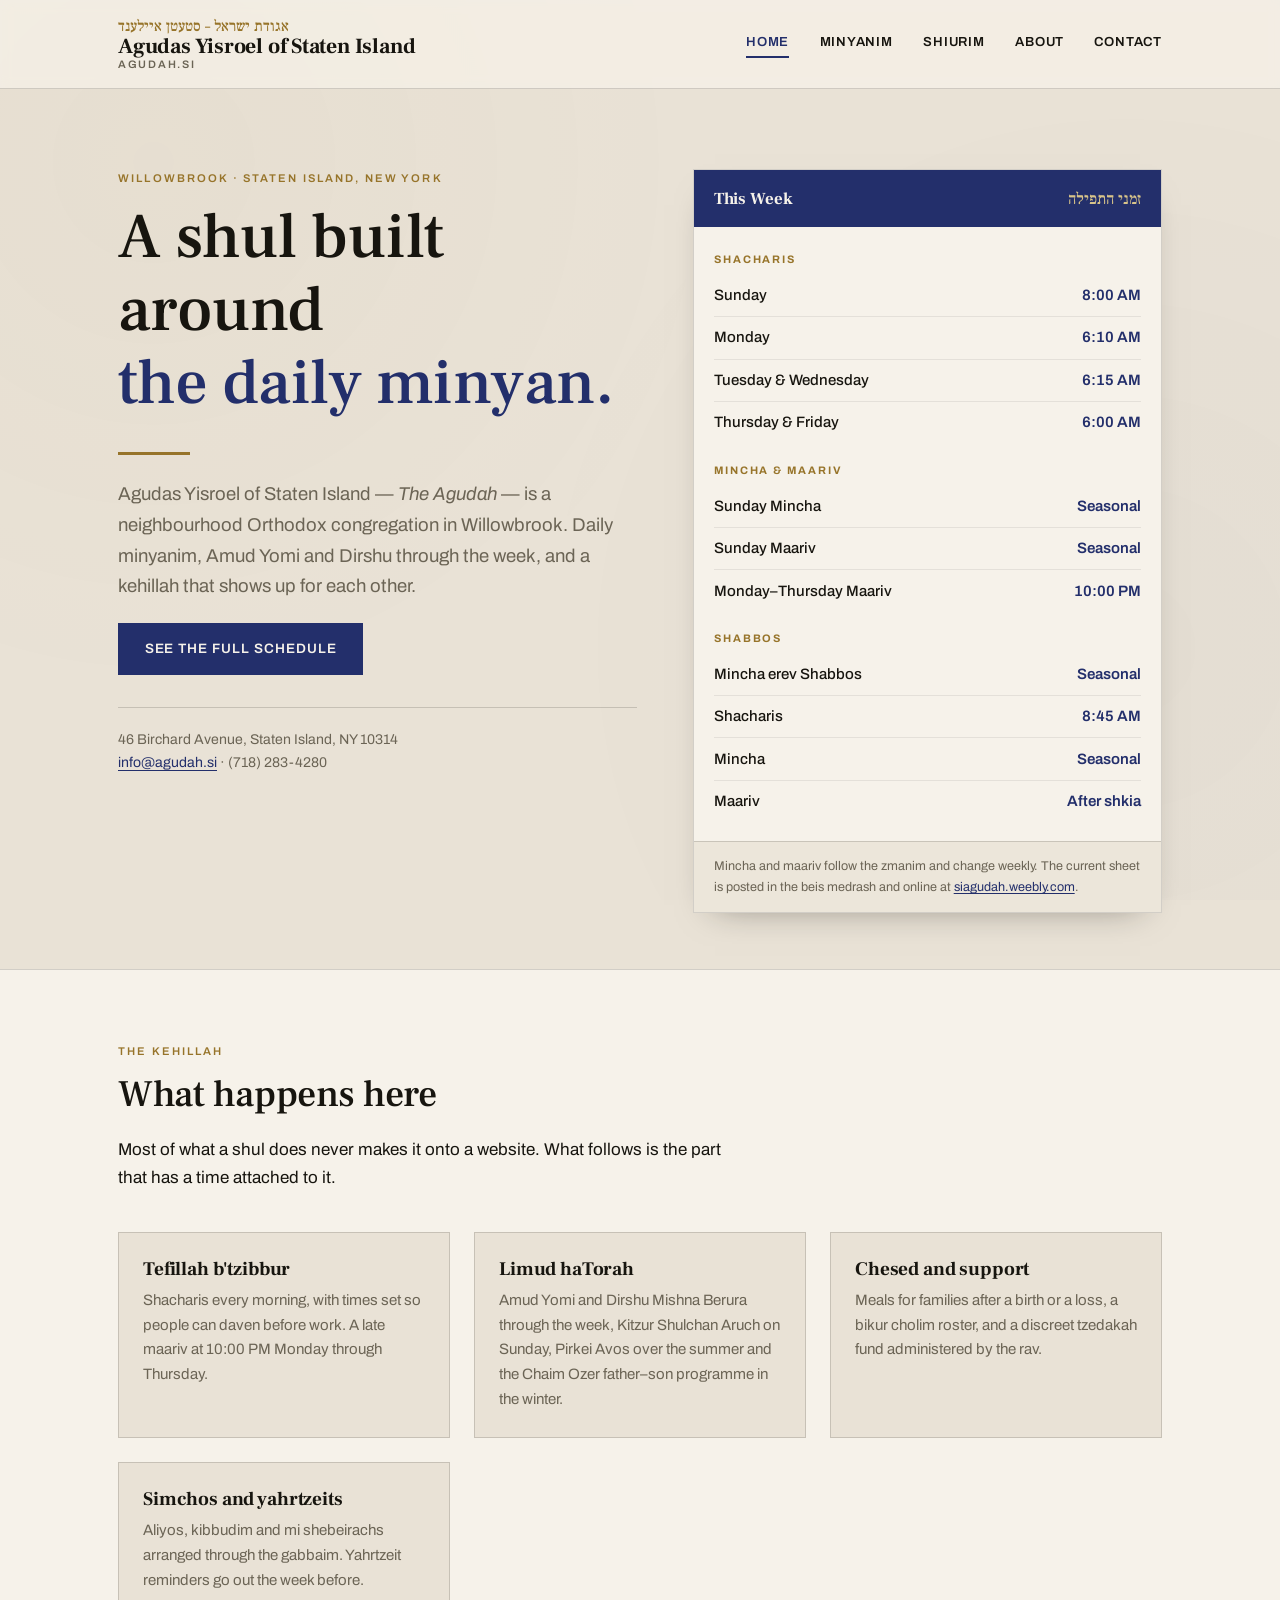
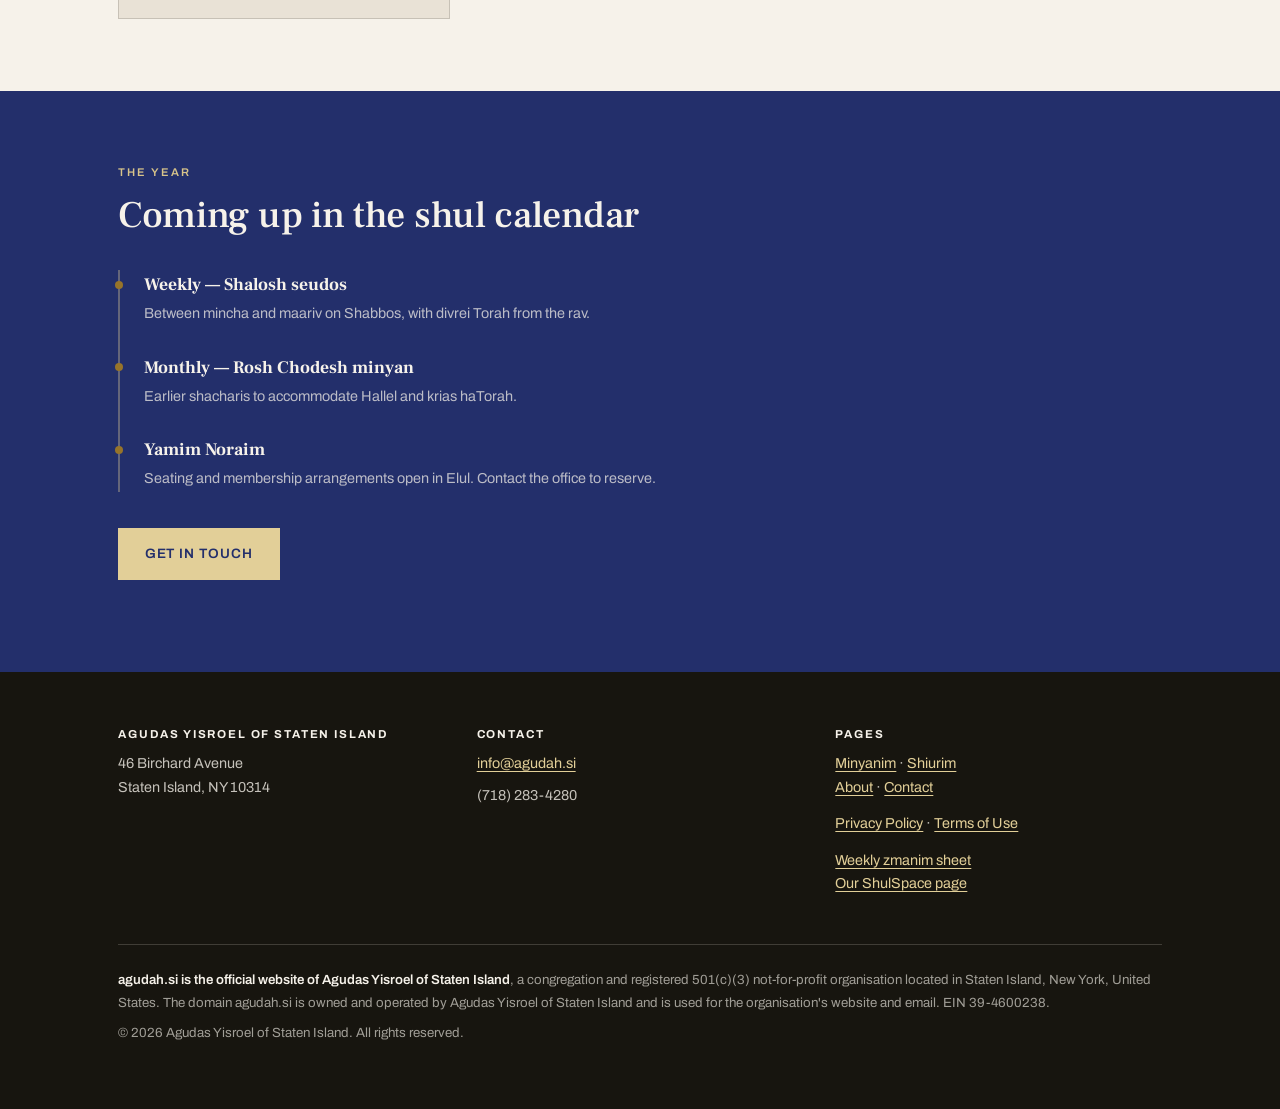
<file: index.html>
<!DOCTYPE html>
<html lang="en">
<head>
<meta charset="utf-8">
<meta name="viewport" content="width=device-width, initial-scale=1">
<title>Agudas Yisroel of Staten Island</title>
<meta name="description" content="Agudas Yisroel of Staten Island — the official website of our shul. Minyan times, shiurim, and contact information.">
<link rel="preconnect" href="https://fonts.googleapis.com">
<link rel="preconnect" href="https://fonts.gstatic.com" crossorigin>
<link href="https://fonts.googleapis.com/css2?family=Archivo:wght@400;500;600;700&family=Frank+Ruhl+Libre:wght@400;500;700;900&display=swap" rel="stylesheet">
<link rel="stylesheet" href="assets/style.css">
</head>
<body>
<a class="skip" href="#main">Skip to content</a>

<header class="masthead">
  <div class="shell masthead__bar">
    <a class="wordmark" href="index.html">
      <span class="wordmark__he hebrew">אגודת ישראל – סטעטן איילענד</span>
      <span class="wordmark__en">Agudas Yisroel of Staten Island</span>
      <span class="wordmark__sub">agudah.si</span>
    </a>
    <nav class="nav" aria-label="Main">
      <a href="index.html" aria-current="page">Home</a>
      <a href="minyanim.html">Minyanim</a>
      <a href="shiurim.html">Shiurim</a>
      <a href="about.html">About</a>
      <a href="contact.html">Contact</a>
    </nav>
  </div>
</header>

<main id="main">

  <section class="hero">
    <div class="shell hero__grid">
      <div>
        <span class="eyebrow">Willowbrook &middot; Staten Island, New York</span>
        <h1>A shul built around <span class="accent">the daily minyan.</span></h1>
        <div class="hero__rule"></div>
        <p class="hero__lede">Agudas Yisroel of Staten Island &mdash; <em>The Agudah</em> &mdash; is a neighbourhood Orthodox congregation in Willowbrook. Daily minyanim, Amud Yomi and Dirshu through the week, and a kehillah that shows up for each other.</p>
        <p><a class="btn" href="minyanim.html">See the full schedule</a></p>
        <p style="margin-top:2rem; font-size:0.88rem; color:var(--muted); border-top:1px solid var(--rule); padding-top:1.25rem;">
          46 Birchard Avenue, Staten Island, NY 10314<br>
          <a href="mailto:info@agudah.si">info@agudah.si</a> &middot; (718) 283-4280
        </p>
      </div>

      <!-- Signature element: the posted schedule sheet -->
      <div class="luach">
        <div class="luach__head">
          <h2 class="luach__title">This Week</h2>
          <span class="luach__he hebrew">זמני התפילה</span>
        </div>
        <div class="luach__body">
          <div class="luach__section">Shacharis</div>
          <table>
            <tbody>
              <tr><td>Sunday</td><td>8:00 AM</td></tr>
              <tr><td>Monday</td><td>6:10 AM</td></tr>
              <tr><td>Tuesday &amp; Wednesday</td><td>6:15 AM</td></tr>
              <tr><td>Thursday &amp; Friday</td><td>6:00 AM</td></tr>
            </tbody>
          </table>

          <div class="luach__section">Mincha &amp; Maariv</div>
          <table>
            <tbody>
              <tr><td>Sunday Mincha</td><td>Seasonal</td></tr>
              <tr><td>Sunday Maariv</td><td>Seasonal</td></tr>
              <tr><td>Monday&ndash;Thursday Maariv</td><td>10:00 PM</td></tr>
            </tbody>
          </table>

          <div class="luach__section">Shabbos</div>
          <table>
            <tbody>
              <tr><td>Mincha erev Shabbos</td><td>Seasonal</td></tr>
              <tr><td>Shacharis</td><td>8:45 AM</td></tr>
              <tr><td>Mincha</td><td>Seasonal</td></tr>
              <tr><td>Maariv</td><td>After shkia</td></tr>
            </tbody>
          </table>
        </div>
        <div class="luach__note">
          <p>Mincha and maariv follow the zmanim and change weekly. The current sheet is posted in the beis medrash and online at <a href="https://siagudah.weebly.com/" rel="noopener">siagudah.weebly.com</a>.</p>
        </div>
      </div>
    </div>
  </section>

  <section class="band band--parchment">
    <div class="shell">
      <div class="band__intro">
        <span class="eyebrow">The kehillah</span>
        <h2>What happens here</h2>
        <p>Most of what a shul does never makes it onto a website. What follows is the part that has a time attached to it.</p>
      </div>
      <div class="cards">
        <div class="card">
          <h3>Tefillah b'tzibbur</h3>
          <p>Shacharis every morning, with times set so people can daven before work. A late maariv at 10:00 PM Monday through Thursday.</p>
        </div>
        <div class="card">
          <h3>Limud haTorah</h3>
          <p>Amud Yomi and Dirshu Mishna Berura through the week, Kitzur Shulchan Aruch on Sunday, Pirkei Avos over the summer and the Chaim Ozer father&ndash;son programme in the winter.</p>
        </div>
        <div class="card">
          <h3>Chesed and support</h3>
          <p>Meals for families after a birth or a loss, a bikur cholim roster, and a discreet tzedakah fund administered by the rav.</p>
        </div>
        <div class="card">
          <h3>Simchos and yahrtzeits</h3>
          <p>Aliyos, kibbudim and mi shebeirachs arranged through the gabbaim. Yahrtzeit reminders go out the week before.</p>
        </div>
      </div>
    </div>
  </section>

  <section class="band band--deep">
    <div class="shell">
      <span class="eyebrow">The year</span>
      <h2>Coming up in the shul calendar</h2>
      <ul class="stack" style="margin-top:2rem; max-width:60ch;">
        <li>
          <strong>Weekly &mdash; Shalosh seudos</strong>
          <span>Between mincha and maariv on Shabbos, with divrei Torah from the rav.</span>
        </li>
        <li>
          <strong>Monthly &mdash; Rosh Chodesh minyan</strong>
          <span>Earlier shacharis to accommodate Hallel and krias haTorah.</span>
        </li>
        <li>
          <strong>Yamim Noraim</strong>
          <span>Seating and membership arrangements open in Elul. Contact the office to reserve.</span>
        </li>
      </ul>
      <p style="margin-top:2.25rem;"><a class="btn" href="contact.html">Get in touch</a></p>
    </div>
  </section>

</main>

<footer class="colophon">
  <div class="shell">
    <div class="colophon__grid">
      <div>
        <h3>Agudas Yisroel of Staten Island</h3>
        <p>46 Birchard Avenue<br>Staten Island, NY 10314</p>
      </div>
      <div>
        <h3>Contact</h3>
        <p><a href="mailto:info@agudah.si">info@agudah.si</a></p>
        <p>(718) 283-4280</p>
      </div>
      <div>
        <h3>Pages</h3>
        <p><a href="minyanim.html">Minyanim</a> &middot; <a href="shiurim.html">Shiurim</a><br><a href="about.html">About</a> &middot; <a href="contact.html">Contact</a></p>
        <p style="margin-top:0.8rem;"><a href="privacy.html">Privacy Policy</a> &middot; <a href="terms.html">Terms of Use</a></p>
        <p style="margin-top:0.8rem;"><a href="https://siagudah.weebly.com/" rel="noopener">Weekly zmanim sheet</a><br><a href="https://shulspace.org/aysi" rel="noopener">Our ShulSpace page</a></p>
      </div>
    </div>
    <div class="affiliation">
      <p><strong>agudah.si is the official website of Agudas Yisroel of Staten Island</strong>, a congregation and registered 501(c)(3) not-for-profit organisation located in Staten Island, New York, United States. The domain agudah.si is owned and operated by Agudas Yisroel of Staten Island and is used for the organisation's website and email. EIN 39-4600238.</p>
      <p>&copy; 2026 Agudas Yisroel of Staten Island. All rights reserved.</p>
    </div>
  </div>
</footer>

</body>
</html>
</file>
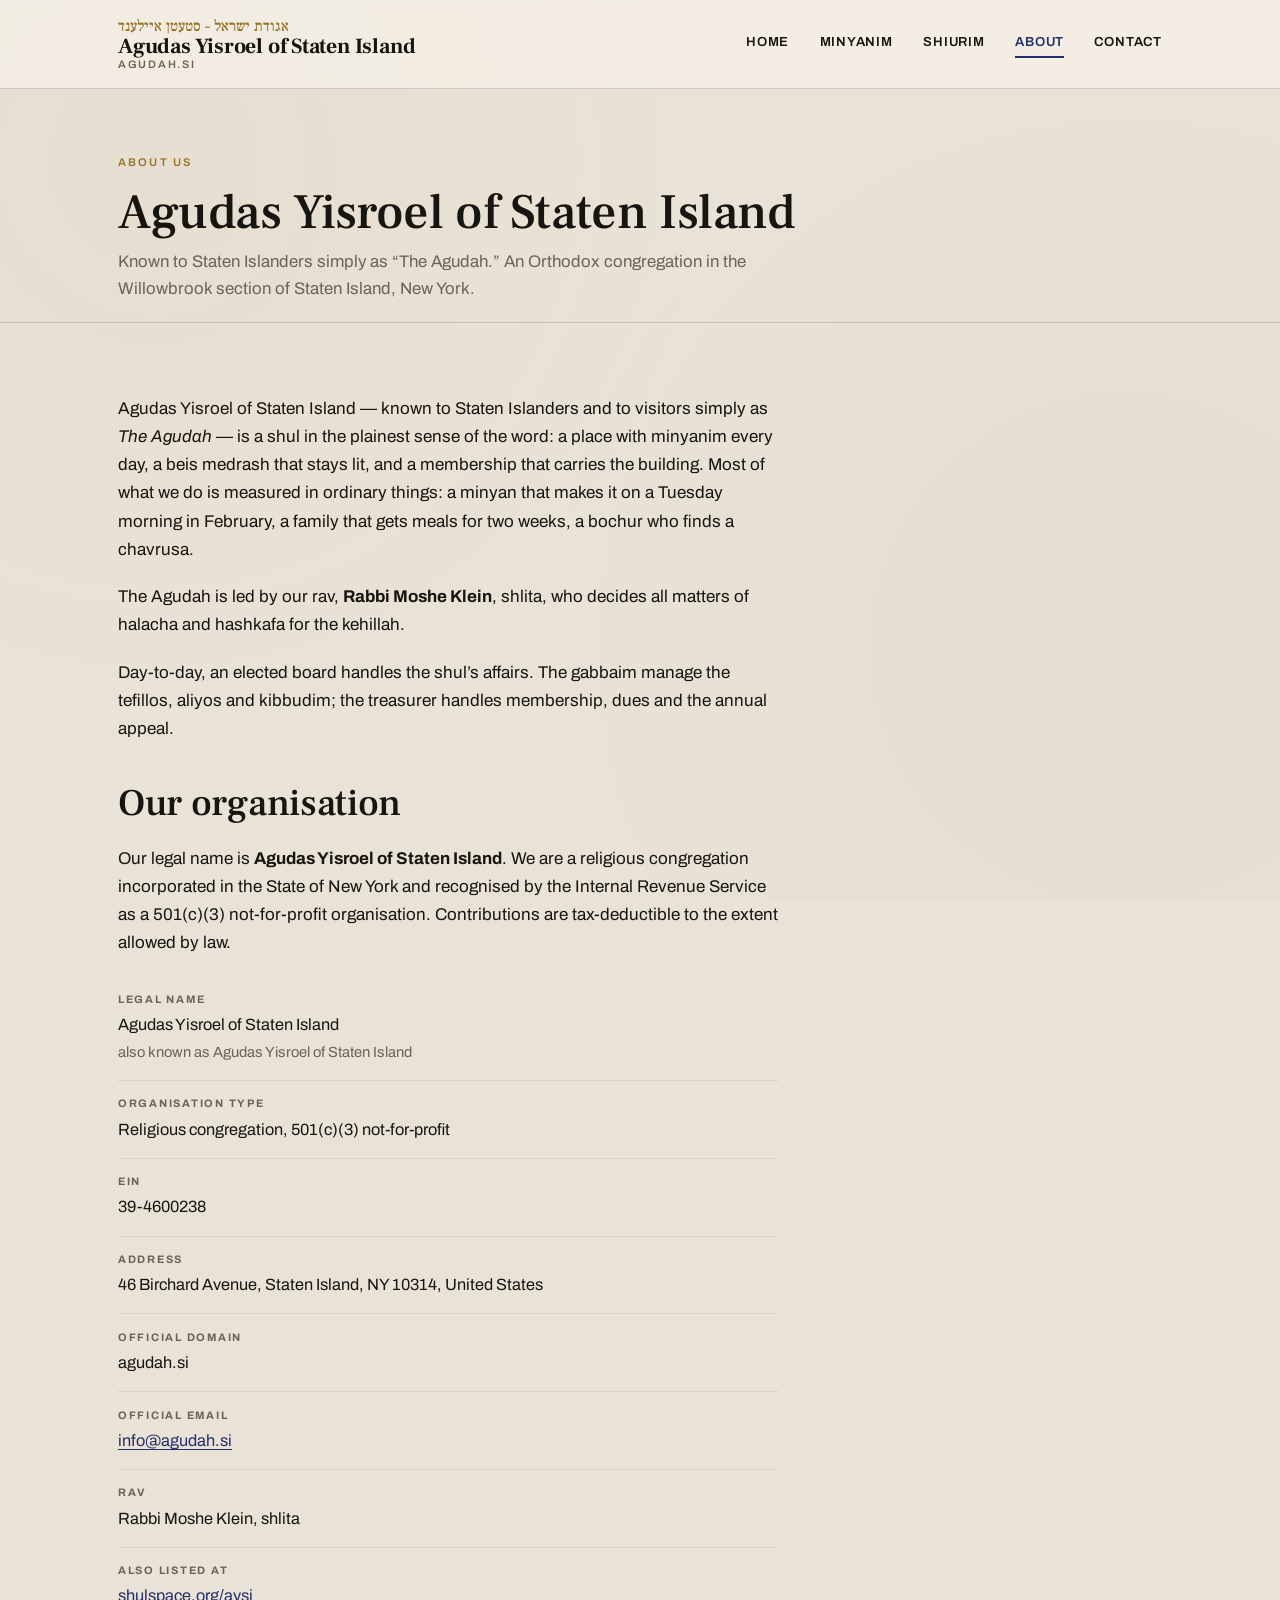
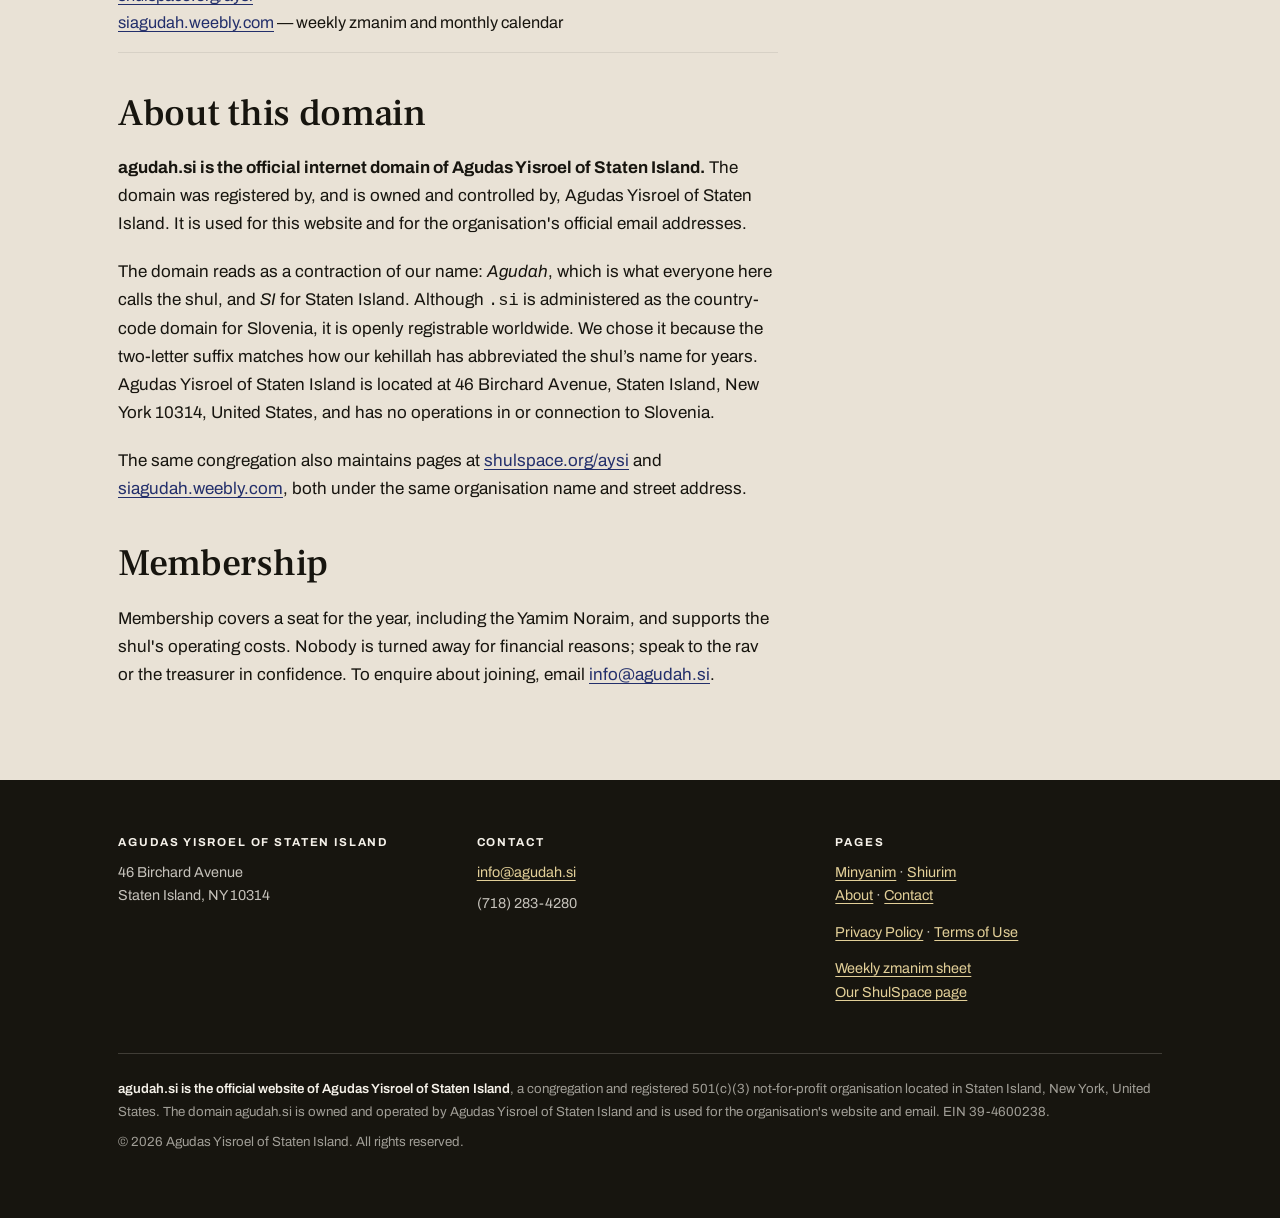
<file: about.html>
<!DOCTYPE html>
<html lang="en">
<head>
<meta charset="utf-8">
<meta name="viewport" content="width=device-width, initial-scale=1">
<title>About &mdash; Agudas Yisroel of Staten Island</title>
<meta name="description" content="About Agudas Yisroel of Staten Island, an Orthodox congregation and 501(c)(3) not-for-profit organisation in Staten Island, New York. agudah.si is our official domain.">
<link rel="preconnect" href="https://fonts.googleapis.com">
<link rel="preconnect" href="https://fonts.gstatic.com" crossorigin>
<link href="https://fonts.googleapis.com/css2?family=Archivo:wght@400;500;600;700&family=Frank+Ruhl+Libre:wght@400;500;700;900&display=swap" rel="stylesheet">
<link rel="stylesheet" href="assets/style.css">
</head>
<body>
<a class="skip" href="#main">Skip to content</a>

<header class="masthead">
  <div class="shell masthead__bar">
    <a class="wordmark" href="index.html">
      <span class="wordmark__he hebrew">אגודת ישראל – סטעטן איילענד</span>
      <span class="wordmark__en">Agudas Yisroel of Staten Island</span>
      <span class="wordmark__sub">agudah.si</span>
    </a>
    <nav class="nav" aria-label="Main">
      <a href="index.html">Home</a>
      <a href="minyanim.html">Minyanim</a>
      <a href="shiurim.html">Shiurim</a>
      <a href="about.html" aria-current="page">About</a>
      <a href="contact.html">Contact</a>
    </nav>
  </div>
</header>

<main id="main">

  <section class="pagehead">
    <div class="shell">
      <span class="eyebrow">About us</span>
      <h1>Agudas Yisroel of Staten Island</h1>
      <p>Known to Staten Islanders simply as &ldquo;The Agudah.&rdquo; An Orthodox congregation in the Willowbrook section of Staten Island, New York.</p>
    </div>
  </section>

  <section class="band">
    <div class="shell">
      <div class="prose">
        <p>Agudas Yisroel of Staten Island &mdash; known to Staten Islanders and to visitors simply as <em>The Agudah</em> &mdash; is a shul in the plainest sense of the word: a place with minyanim every day, a beis medrash that stays lit, and a membership that carries the building. Most of what we do is measured in ordinary things: a minyan that makes it on a Tuesday morning in February, a family that gets meals for two weeks, a bochur who finds a chavrusa.</p>

        <p>The Agudah is led by our rav, <strong>Rabbi Moshe Klein</strong>, shlita, who decides all matters of halacha and hashkafa for the kehillah.</p>

        <p>Day-to-day, an elected board handles the shul&rsquo;s affairs. The gabbaim manage the tefillos, aliyos and kibbudim; the treasurer handles membership, dues and the annual appeal.</p>

        <h2>Our organisation</h2>
        <p>Our legal name is <strong>Agudas Yisroel of Staten Island</strong>. We are a religious congregation incorporated in the State of New York and recognised by the Internal Revenue Service as a 501(c)(3) not-for-profit organisation. Contributions are tax-deductible to the extent allowed by law.</p>

        <dl class="dl">
          <div>
            <dt>Legal name</dt>
            <dd>Agudas Yisroel of Staten Island<br><span style="color:var(--muted); font-size:0.92rem;">also known as Agudas Yisroel of Staten Island</span></dd>
          </div>
          <div>
            <dt>Organisation type</dt>
            <dd>Religious congregation, 501(c)(3) not-for-profit</dd>
          </div>
          <div>
            <dt>EIN</dt>
            <dd>39-4600238</dd>
          </div>
          <div>
            <dt>Address</dt>
            <dd>46 Birchard Avenue, Staten Island, NY 10314, United States</dd>
          </div>
          <div>
            <dt>Official domain</dt>
            <dd>agudah.si</dd>
          </div>
          <div>
            <dt>Official email</dt>
            <dd><a href="mailto:info@agudah.si">info@agudah.si</a></dd>
          </div>
          <div>
            <dt>Rav</dt>
            <dd>Rabbi Moshe Klein, shlita</dd>
          </div>
          <div>
            <dt>Also listed at</dt>
            <dd><a href="https://shulspace.org/aysi" rel="noopener">shulspace.org/aysi</a><br><a href="https://siagudah.weebly.com/" rel="noopener">siagudah.weebly.com</a> &mdash; weekly zmanim and monthly calendar</dd>
          </div>
        </dl>

        <h2>About this domain</h2>
        <p><strong>agudah.si is the official internet domain of Agudas Yisroel of Staten Island.</strong> The domain was registered by, and is owned and controlled by, Agudas Yisroel of Staten Island. It is used for this website and for the organisation's official email addresses.</p>
        <p>The domain reads as a contraction of our name: <em>Agudah</em>, which is what everyone here calls the shul, and <em>SI</em> for Staten Island. Although <code>.si</code> is administered as the country-code domain for Slovenia, it is openly registrable worldwide. We chose it because the two-letter suffix matches how our kehillah has abbreviated the shul&rsquo;s name for years. Agudas Yisroel of Staten Island is located at 46 Birchard Avenue, Staten Island, New York 10314, United States, and has no operations in or connection to Slovenia.</p>
        <p>The same congregation also maintains pages at <a href="https://shulspace.org/aysi" rel="noopener">shulspace.org/aysi</a> and <a href="https://siagudah.weebly.com/" rel="noopener">siagudah.weebly.com</a>, both under the same organisation name and street address.</p>

        <h2>Membership</h2>
        <p>Membership covers a seat for the year, including the Yamim Noraim, and supports the shul's operating costs. Nobody is turned away for financial reasons; speak to the rav or the treasurer in confidence. To enquire about joining, email <a href="mailto:info@agudah.si">info@agudah.si</a>.</p>
      </div>
    </div>
  </section>

</main>

<footer class="colophon">
  <div class="shell">
    <div class="colophon__grid">
      <div>
        <h3>Agudas Yisroel of Staten Island</h3>
        <p>46 Birchard Avenue<br>Staten Island, NY 10314</p>
      </div>
      <div>
        <h3>Contact</h3>
        <p><a href="mailto:info@agudah.si">info@agudah.si</a></p>
        <p>(718) 283-4280</p>
      </div>
      <div>
        <h3>Pages</h3>
        <p><a href="minyanim.html">Minyanim</a> &middot; <a href="shiurim.html">Shiurim</a><br><a href="about.html">About</a> &middot; <a href="contact.html">Contact</a></p>
        <p style="margin-top:0.8rem;"><a href="privacy.html">Privacy Policy</a> &middot; <a href="terms.html">Terms of Use</a></p>
        <p style="margin-top:0.8rem;"><a href="https://siagudah.weebly.com/" rel="noopener">Weekly zmanim sheet</a><br><a href="https://shulspace.org/aysi" rel="noopener">Our ShulSpace page</a></p>
      </div>
    </div>
    <div class="affiliation">
      <p><strong>agudah.si is the official website of Agudas Yisroel of Staten Island</strong>, a congregation and registered 501(c)(3) not-for-profit organisation located in Staten Island, New York, United States. The domain agudah.si is owned and operated by Agudas Yisroel of Staten Island and is used for the organisation's website and email. EIN 39-4600238.</p>
      <p>&copy; 2026 Agudas Yisroel of Staten Island. All rights reserved.</p>
    </div>
  </div>
</footer>

</body>
</html>
</file>
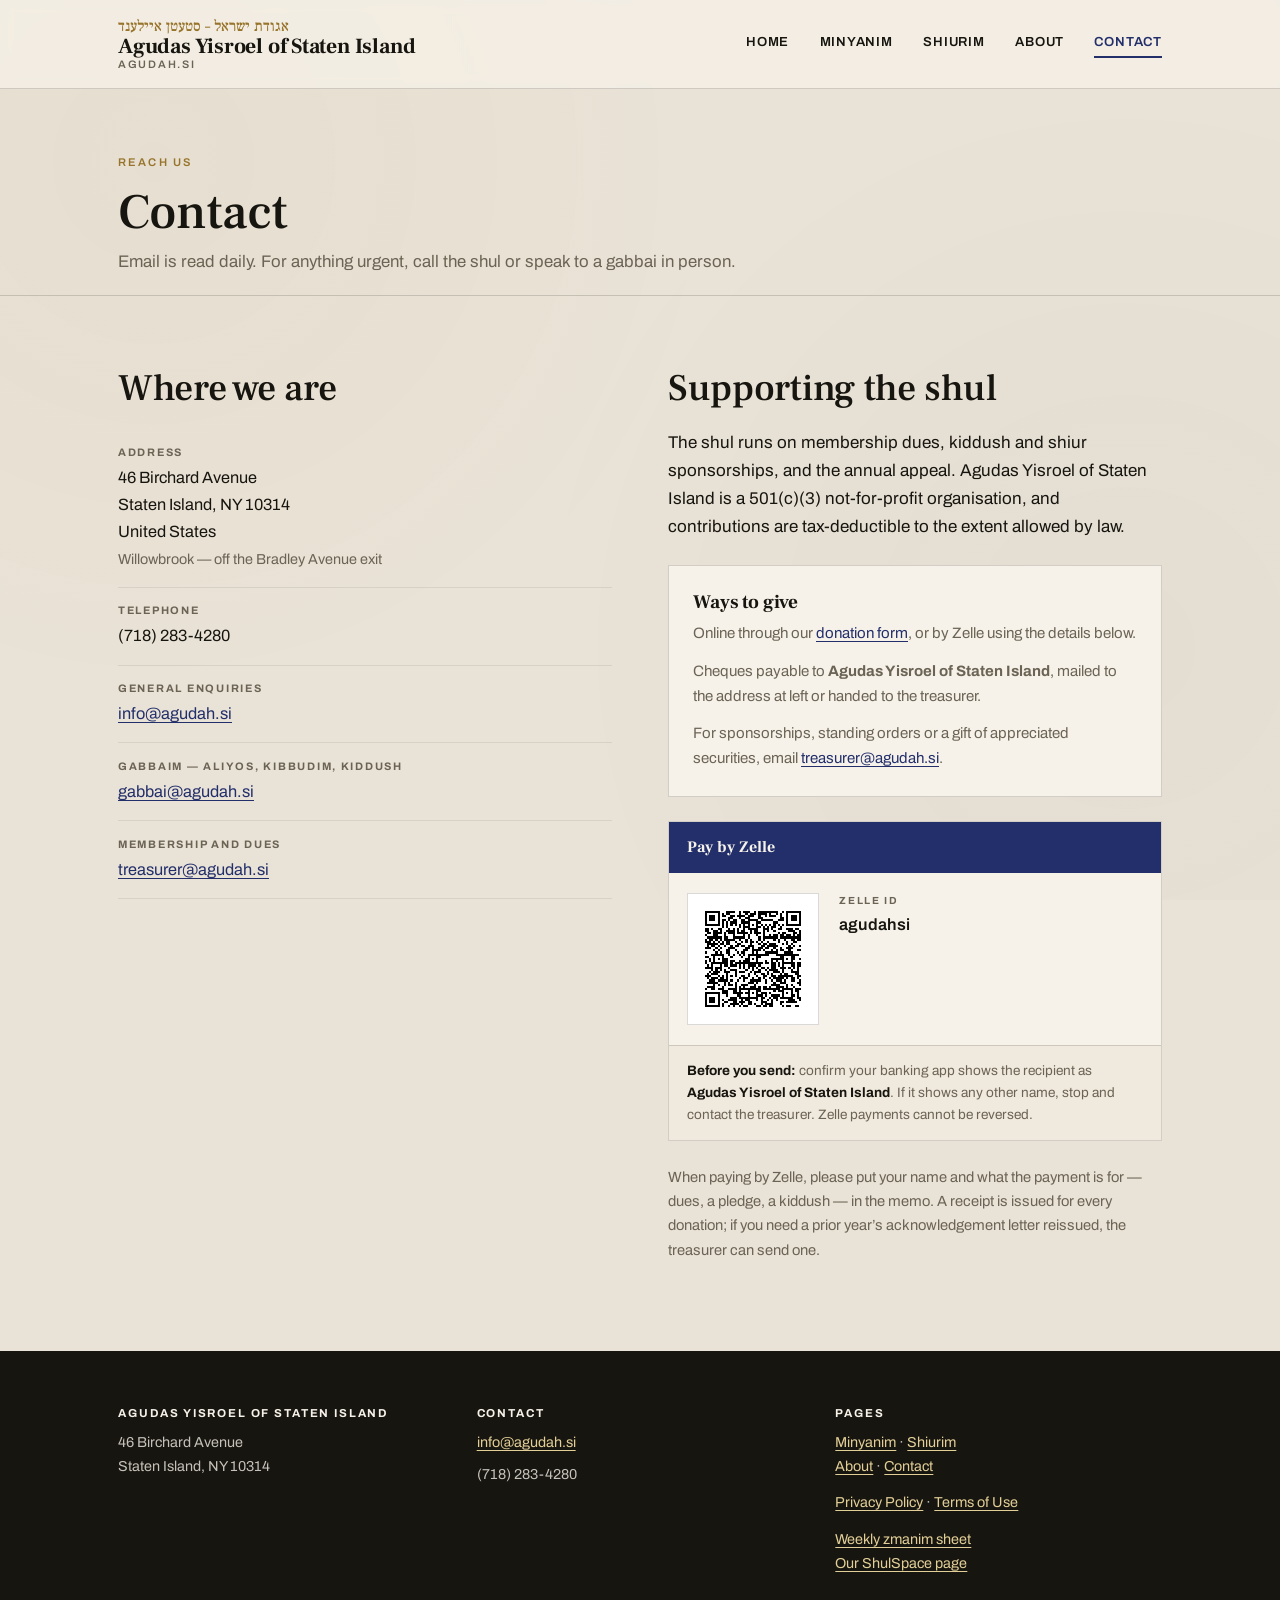
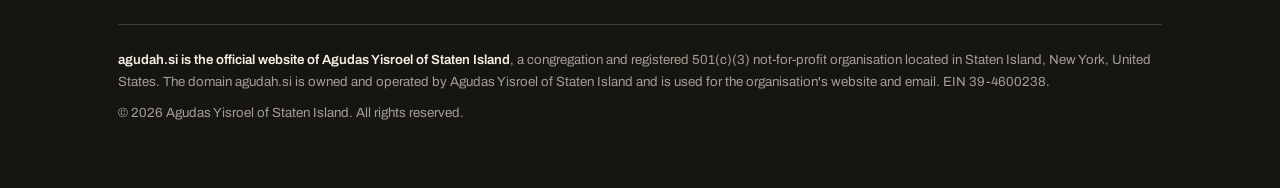
<file: contact.html>
<!DOCTYPE html>
<html lang="en">
<head>
<meta charset="utf-8">
<meta name="viewport" content="width=device-width, initial-scale=1">
<title>Contact &mdash; Agudas Yisroel of Staten Island</title>
<meta name="description" content="Contact Agudas Yisroel of Staten Island — address, email and giving information.">
<link rel="preconnect" href="https://fonts.googleapis.com">
<link rel="preconnect" href="https://fonts.gstatic.com" crossorigin>
<link href="https://fonts.googleapis.com/css2?family=Archivo:wght@400;500;600;700&family=Frank+Ruhl+Libre:wght@400;500;700;900&display=swap" rel="stylesheet">
<link rel="stylesheet" href="assets/style.css">
</head>
<body>
<a class="skip" href="#main">Skip to content</a>

<header class="masthead">
  <div class="shell masthead__bar">
    <a class="wordmark" href="index.html">
      <span class="wordmark__he hebrew">אגודת ישראל – סטעטן איילענד</span>
      <span class="wordmark__en">Agudas Yisroel of Staten Island</span>
      <span class="wordmark__sub">agudah.si</span>
    </a>
    <nav class="nav" aria-label="Main">
      <a href="index.html">Home</a>
      <a href="minyanim.html">Minyanim</a>
      <a href="shiurim.html">Shiurim</a>
      <a href="about.html">About</a>
      <a href="contact.html" aria-current="page">Contact</a>
    </nav>
  </div>
</header>

<main id="main">

  <section class="pagehead">
    <div class="shell">
      <span class="eyebrow">Reach us</span>
      <h1>Contact</h1>
      <p>Email is read daily. For anything urgent, call the shul or speak to a gabbai in person.</p>
    </div>
  </section>

  <section class="band">
    <div class="shell">
      <div style="display:grid; gap:clamp(2rem,5vw,3.5rem); grid-template-columns:repeat(auto-fit,minmax(280px,1fr)); align-items:start;">

        <div>
          <h2>Where we are</h2>
          <dl class="dl">
            <div>
              <dt>Address</dt>
              <dd>46 Birchard Avenue<br>Staten Island, NY 10314<br>United States<br><span style="color:var(--muted); font-size:0.9rem;">Willowbrook &mdash; off the Bradley Avenue exit</span></dd>
            </div>
            <div>
              <dt>Telephone</dt>
              <dd>(718) 283-4280</dd>
            </div>
            <div>
              <dt>General enquiries</dt>
              <dd><a href="mailto:info@agudah.si">info@agudah.si</a></dd>
            </div>
            <div>
              <dt>Gabbaim &mdash; aliyos, kibbudim, kiddush</dt>
              <dd><a href="mailto:gabbai@agudah.si">gabbai@agudah.si</a></dd>
            </div>
            <div>
              <dt>Membership and dues</dt>
              <dd><a href="mailto:treasurer@agudah.si">treasurer@agudah.si</a></dd>
            </div>
          </dl>
        </div>

        <div>
          <h2>Supporting the shul</h2>
          <p>The shul runs on membership dues, kiddush and shiur sponsorships, and the annual appeal. Agudas Yisroel of Staten Island is a 501(c)(3) not-for-profit organisation, and contributions are tax-deductible to the extent allowed by law.</p>
          <div class="card" style="margin-top:1.5rem;">
            <h3>Ways to give</h3>
            <p style="margin-bottom:0.8rem;">Online through our <a href="https://shulspace.org/aysi/donationForm" rel="noopener">donation form</a>, or by Zelle using the details below.</p>
            <p style="margin-bottom:0.8rem;">Cheques payable to <strong>Agudas Yisroel of Staten Island</strong>, mailed to the address at left or handed to the treasurer.</p>
            <p>For sponsorships, standing orders or a gift of appreciated securities, email <a href="mailto:treasurer@agudah.si">treasurer@agudah.si</a>.</p>
          </div>
          <div class="zelle">
            <div class="zelle__head">Pay by Zelle</div>
            <div class="zelle__body">
              <img class="zelle__qr" src="assets/zelle-qr.png" width="371" height="371"
                   alt="Zelle QR code for Agudas Yisroel of Staten Island, Zelle ID agudahsi">
              <dl class="zelle__ids">
                <div>
                  <dt>Zelle ID</dt>
                  <dd>agudahsi</dd>
                </div>
              </dl>
            </div>
            <div class="zelle__check">
              <p><strong>Before you send:</strong> confirm your banking app shows the recipient as <strong>Agudas Yisroel of Staten Island</strong>. If it shows any other name, stop and contact the treasurer. Zelle payments cannot be reversed.</p>
            </div>
          </div>

          <p style="margin-top:1.5rem; font-size:0.92rem; color:var(--muted);">When paying by Zelle, please put your name and what the payment is for &mdash; dues, a pledge, a kiddush &mdash; in the memo. A receipt is issued for every donation; if you need a prior year&rsquo;s acknowledgement letter reissued, the treasurer can send one.</p>
        </div>

      </div>
    </div>
  </section>

</main>

<footer class="colophon">
  <div class="shell">
    <div class="colophon__grid">
      <div>
        <h3>Agudas Yisroel of Staten Island</h3>
        <p>46 Birchard Avenue<br>Staten Island, NY 10314</p>
      </div>
      <div>
        <h3>Contact</h3>
        <p><a href="mailto:info@agudah.si">info@agudah.si</a></p>
        <p>(718) 283-4280</p>
      </div>
      <div>
        <h3>Pages</h3>
        <p><a href="minyanim.html">Minyanim</a> &middot; <a href="shiurim.html">Shiurim</a><br><a href="about.html">About</a> &middot; <a href="contact.html">Contact</a></p>
        <p style="margin-top:0.8rem;"><a href="privacy.html">Privacy Policy</a> &middot; <a href="terms.html">Terms of Use</a></p>
        <p style="margin-top:0.8rem;"><a href="https://siagudah.weebly.com/" rel="noopener">Weekly zmanim sheet</a><br><a href="https://shulspace.org/aysi" rel="noopener">Our ShulSpace page</a></p>
      </div>
    </div>
    <div class="affiliation">
      <p><strong>agudah.si is the official website of Agudas Yisroel of Staten Island</strong>, a congregation and registered 501(c)(3) not-for-profit organisation located in Staten Island, New York, United States. The domain agudah.si is owned and operated by Agudas Yisroel of Staten Island and is used for the organisation's website and email. EIN 39-4600238.</p>
      <p>&copy; 2026 Agudas Yisroel of Staten Island. All rights reserved.</p>
    </div>
  </div>
</footer>

</body>
</html>
</file>
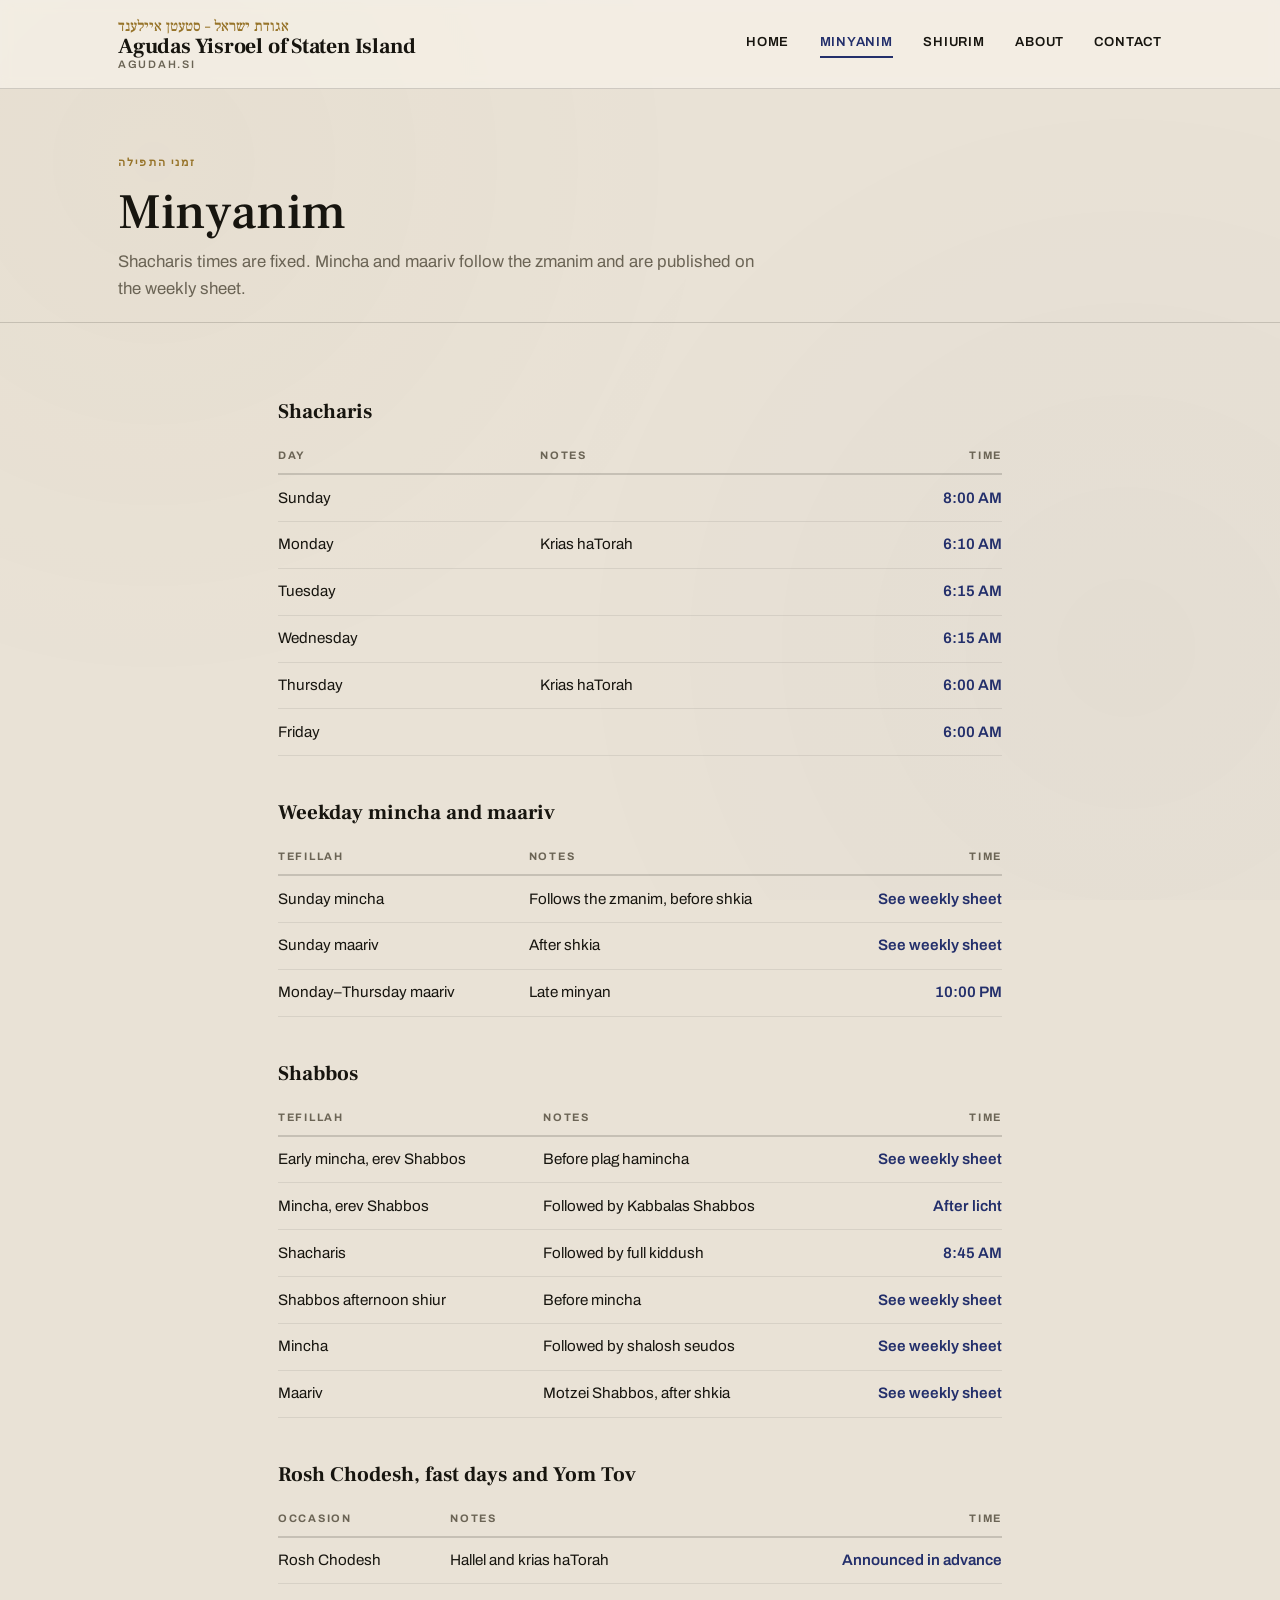
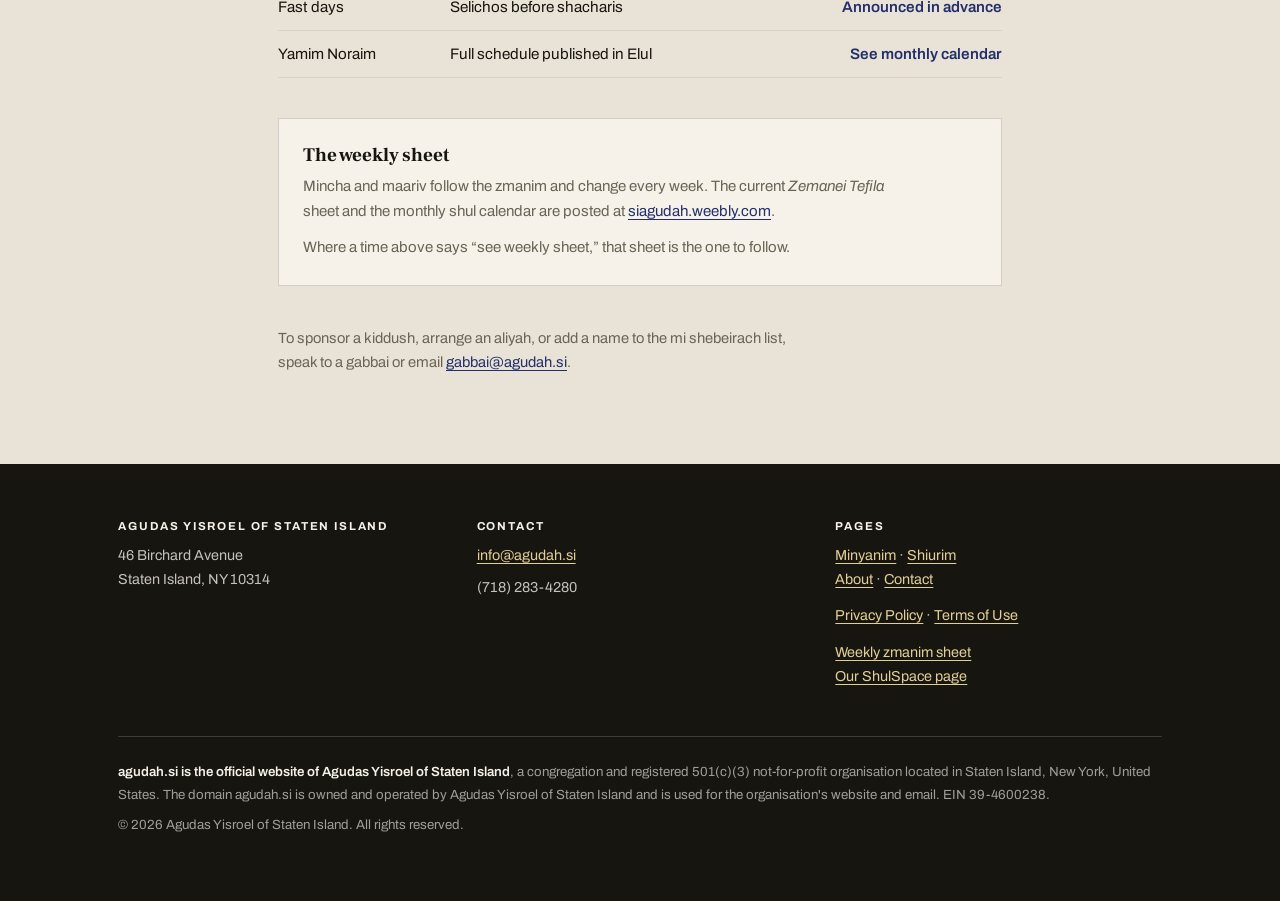
<file: minyanim.html>
<!DOCTYPE html>
<html lang="en">
<head>
<meta charset="utf-8">
<meta name="viewport" content="width=device-width, initial-scale=1">
<title>Minyanim &mdash; Agudas Yisroel of Staten Island</title>
<meta name="description" content="Daily and Shabbos minyan times at Agudas Yisroel of Staten Island.">
<link rel="preconnect" href="https://fonts.googleapis.com">
<link rel="preconnect" href="https://fonts.gstatic.com" crossorigin>
<link href="https://fonts.googleapis.com/css2?family=Archivo:wght@400;500;600;700&family=Frank+Ruhl+Libre:wght@400;500;700;900&display=swap" rel="stylesheet">
<link rel="stylesheet" href="assets/style.css">
</head>
<body>
<a class="skip" href="#main">Skip to content</a>

<header class="masthead">
  <div class="shell masthead__bar">
    <a class="wordmark" href="index.html">
      <span class="wordmark__he hebrew">אגודת ישראל – סטעטן איילענד</span>
      <span class="wordmark__en">Agudas Yisroel of Staten Island</span>
      <span class="wordmark__sub">agudah.si</span>
    </a>
    <nav class="nav" aria-label="Main">
      <a href="index.html">Home</a>
      <a href="minyanim.html" aria-current="page">Minyanim</a>
      <a href="shiurim.html">Shiurim</a>
      <a href="about.html">About</a>
      <a href="contact.html">Contact</a>
    </nav>
  </div>
</header>

<main id="main">

  <section class="pagehead">
    <div class="shell">
      <span class="eyebrow">זמני התפילה</span>
      <h1>Minyanim</h1>
      <p>Shacharis times are fixed. Mincha and maariv follow the zmanim and are published on the weekly sheet.</p>
    </div>
  </section>

  <section class="band">
    <div class="shell" style="max-width:820px; margin-inline:auto;">

      <table class="sched">
        <caption>Shacharis</caption>
        <thead>
          <tr><th scope="col">Day</th><th scope="col">Notes</th><th scope="col">Time</th></tr>
        </thead>
        <tbody>
          <tr><td>Sunday</td><td></td><td>8:00 AM</td></tr>
          <tr><td>Monday</td><td>Krias haTorah</td><td>6:10 AM</td></tr>
          <tr><td>Tuesday</td><td></td><td>6:15 AM</td></tr>
          <tr><td>Wednesday</td><td></td><td>6:15 AM</td></tr>
          <tr><td>Thursday</td><td>Krias haTorah</td><td>6:00 AM</td></tr>
          <tr><td>Friday</td><td></td><td>6:00 AM</td></tr>
        </tbody>
      </table>

      <table class="sched">
        <caption>Weekday mincha and maariv</caption>
        <thead>
          <tr><th scope="col">Tefillah</th><th scope="col">Notes</th><th scope="col">Time</th></tr>
        </thead>
        <tbody>
          <tr><td>Sunday mincha</td><td>Follows the zmanim, before shkia</td><td>See weekly sheet</td></tr>
          <tr><td>Sunday maariv</td><td>After shkia</td><td>See weekly sheet</td></tr>
          <tr><td>Monday&ndash;Thursday maariv</td><td>Late minyan</td><td>10:00 PM</td></tr>
        </tbody>
      </table>

      <table class="sched">
        <caption>Shabbos</caption>
        <thead>
          <tr><th scope="col">Tefillah</th><th scope="col">Notes</th><th scope="col">Time</th></tr>
        </thead>
        <tbody>
          <tr><td>Early mincha, erev Shabbos</td><td>Before plag hamincha</td><td>See weekly sheet</td></tr>
          <tr><td>Mincha, erev Shabbos</td><td>Followed by Kabbalas Shabbos</td><td>After licht</td></tr>
          <tr><td>Shacharis</td><td>Followed by full kiddush</td><td>8:45 AM</td></tr>
          <tr><td>Shabbos afternoon shiur</td><td>Before mincha</td><td>See weekly sheet</td></tr>
          <tr><td>Mincha</td><td>Followed by shalosh seudos</td><td>See weekly sheet</td></tr>
          <tr><td>Maariv</td><td>Motzei Shabbos, after shkia</td><td>See weekly sheet</td></tr>
        </tbody>
      </table>

      <table class="sched">
        <caption>Rosh Chodesh, fast days and Yom Tov</caption>
        <thead>
          <tr><th scope="col">Occasion</th><th scope="col">Notes</th><th scope="col">Time</th></tr>
        </thead>
        <tbody>
          <tr><td>Rosh Chodesh</td><td>Hallel and krias haTorah</td><td>Announced in advance</td></tr>
          <tr><td>Fast days</td><td>Selichos before shacharis</td><td>Announced in advance</td></tr>
          <tr><td>Yamim Noraim</td><td>Full schedule published in Elul</td><td>See monthly calendar</td></tr>
        </tbody>
      </table>

      <div class="card" style="margin-bottom:2.5rem;">
        <h3>The weekly sheet</h3>
        <p style="margin-bottom:0.7rem;">Mincha and maariv follow the zmanim and change every week. The current <em>Zemanei Tefila</em> sheet and the monthly shul calendar are posted at <a href="https://siagudah.weebly.com/" rel="noopener">siagudah.weebly.com</a>.</p>
        <p>Where a time above says &ldquo;see weekly sheet,&rdquo; that sheet is the one to follow.</p>
      </div>

      <p style="color:var(--muted); font-size:0.92rem;">To sponsor a kiddush, arrange an aliyah, or add a name to the mi shebeirach list, speak to a gabbai or email <a href="mailto:gabbai@agudah.si">gabbai@agudah.si</a>.</p>

    </div>
  </section>

</main>

<footer class="colophon">
  <div class="shell">
    <div class="colophon__grid">
      <div>
        <h3>Agudas Yisroel of Staten Island</h3>
        <p>46 Birchard Avenue<br>Staten Island, NY 10314</p>
      </div>
      <div>
        <h3>Contact</h3>
        <p><a href="mailto:info@agudah.si">info@agudah.si</a></p>
        <p>(718) 283-4280</p>
      </div>
      <div>
        <h3>Pages</h3>
        <p><a href="minyanim.html">Minyanim</a> &middot; <a href="shiurim.html">Shiurim</a><br><a href="about.html">About</a> &middot; <a href="contact.html">Contact</a></p>
        <p style="margin-top:0.8rem;"><a href="privacy.html">Privacy Policy</a> &middot; <a href="terms.html">Terms of Use</a></p>
        <p style="margin-top:0.8rem;"><a href="https://siagudah.weebly.com/" rel="noopener">Weekly zmanim sheet</a><br><a href="https://shulspace.org/aysi" rel="noopener">Our ShulSpace page</a></p>
      </div>
    </div>
    <div class="affiliation">
      <p><strong>agudah.si is the official website of Agudas Yisroel of Staten Island</strong>, a congregation and registered 501(c)(3) not-for-profit organisation located in Staten Island, New York, United States. The domain agudah.si is owned and operated by Agudas Yisroel of Staten Island and is used for the organisation's website and email. EIN 39-4600238.</p>
      <p>&copy; 2026 Agudas Yisroel of Staten Island. All rights reserved.</p>
    </div>
  </div>
</footer>

</body>
</html>
</file>
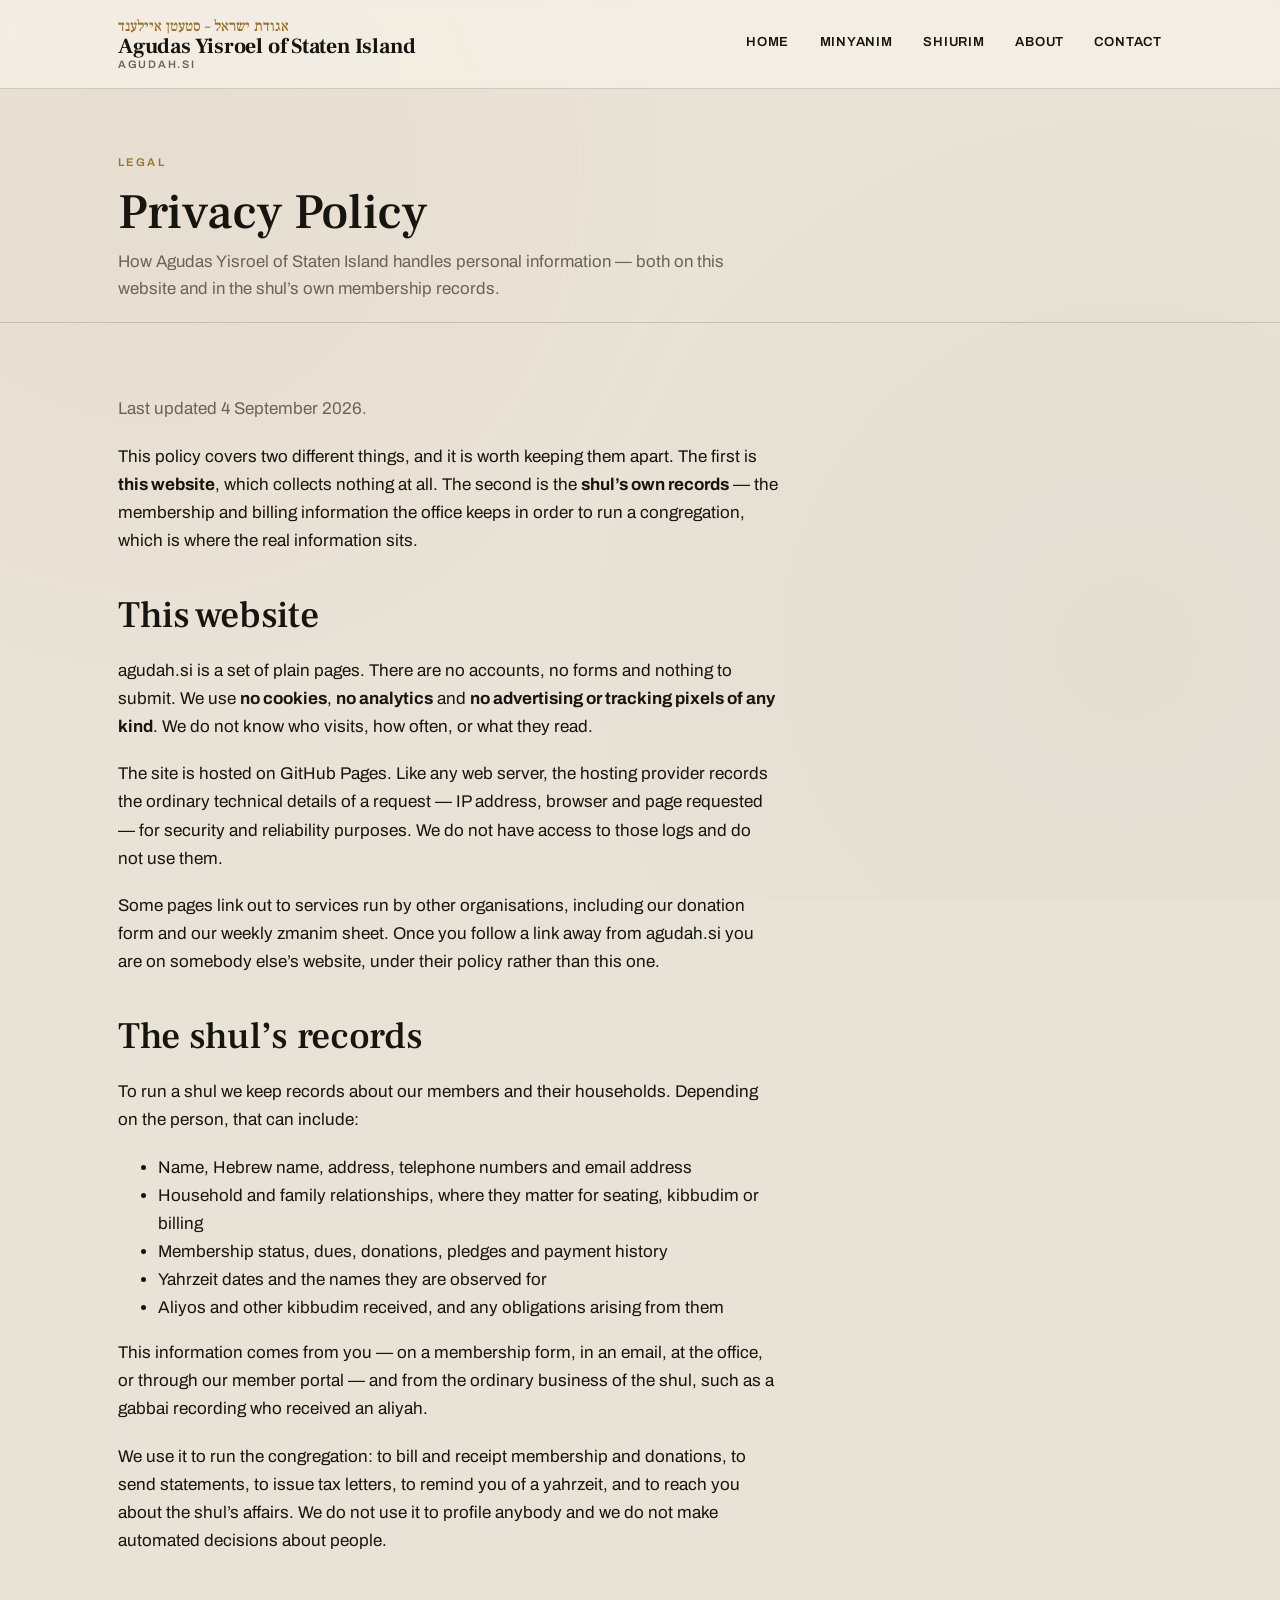
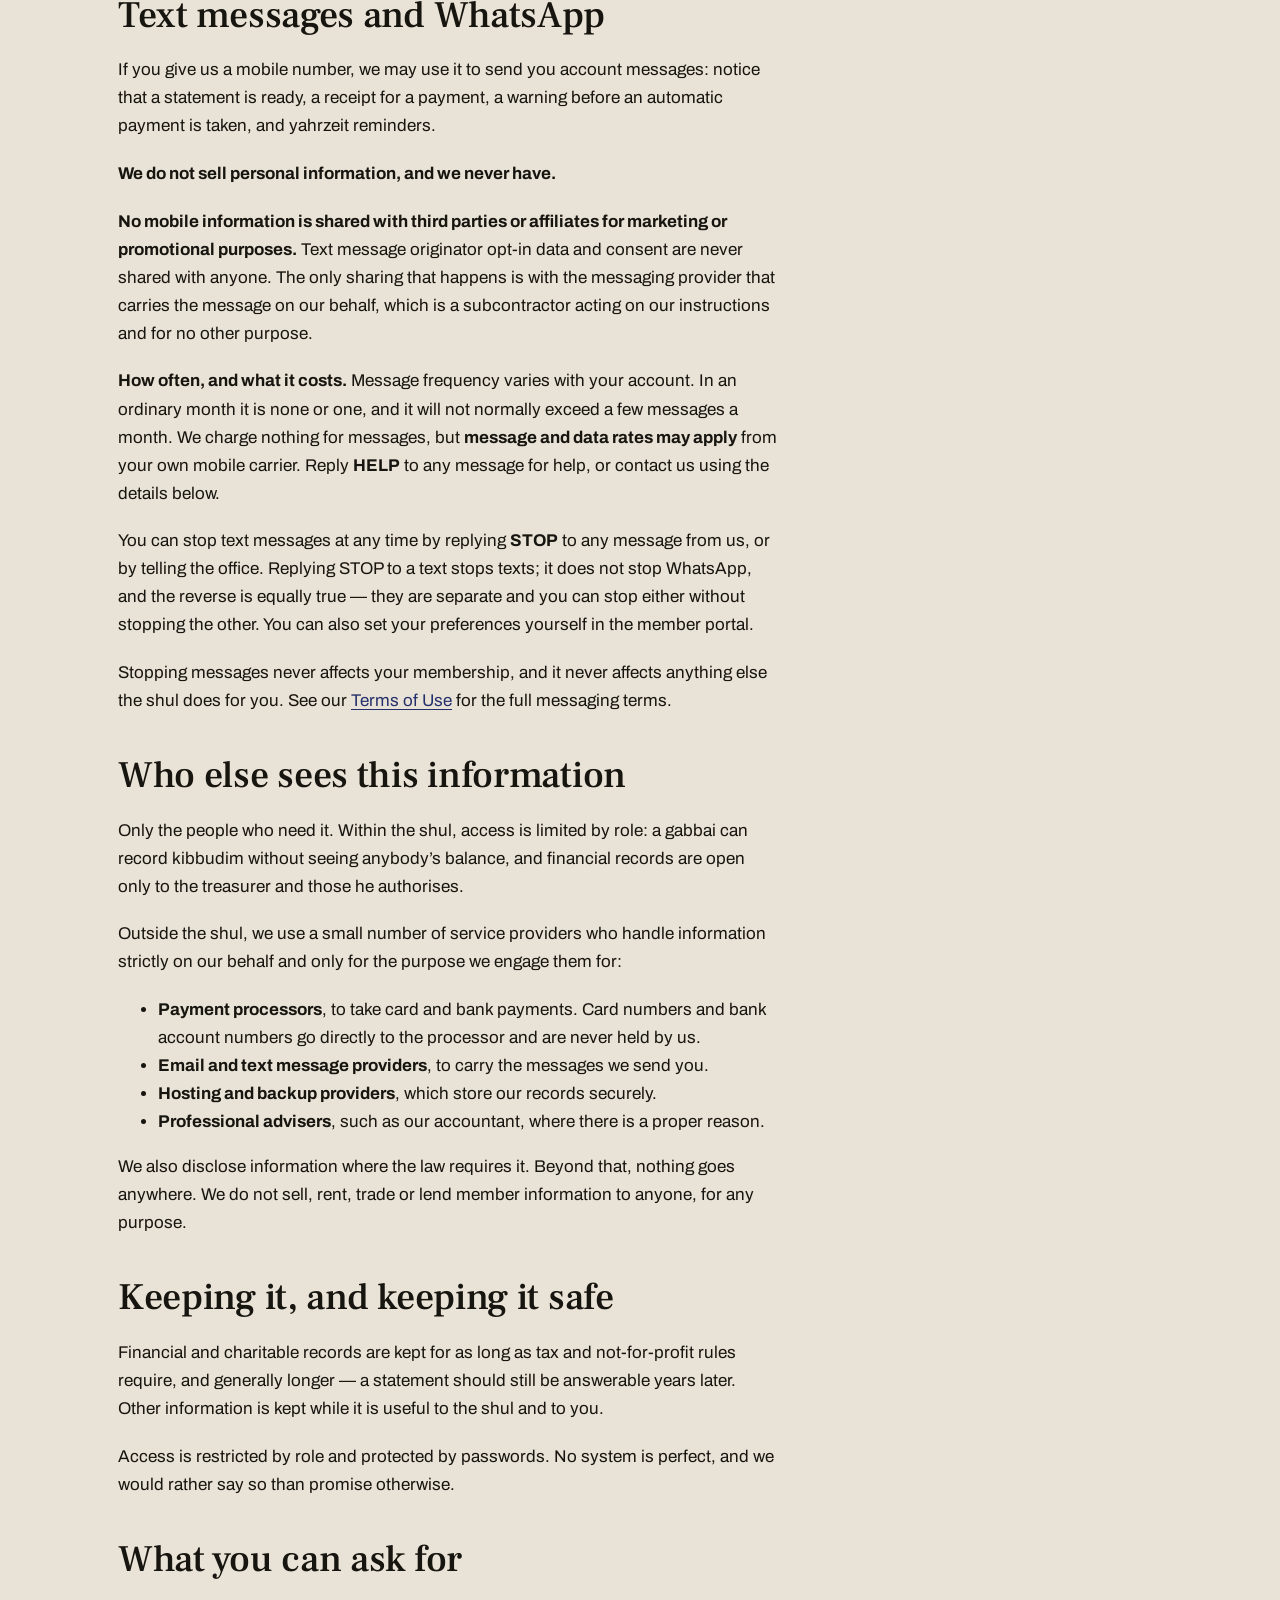
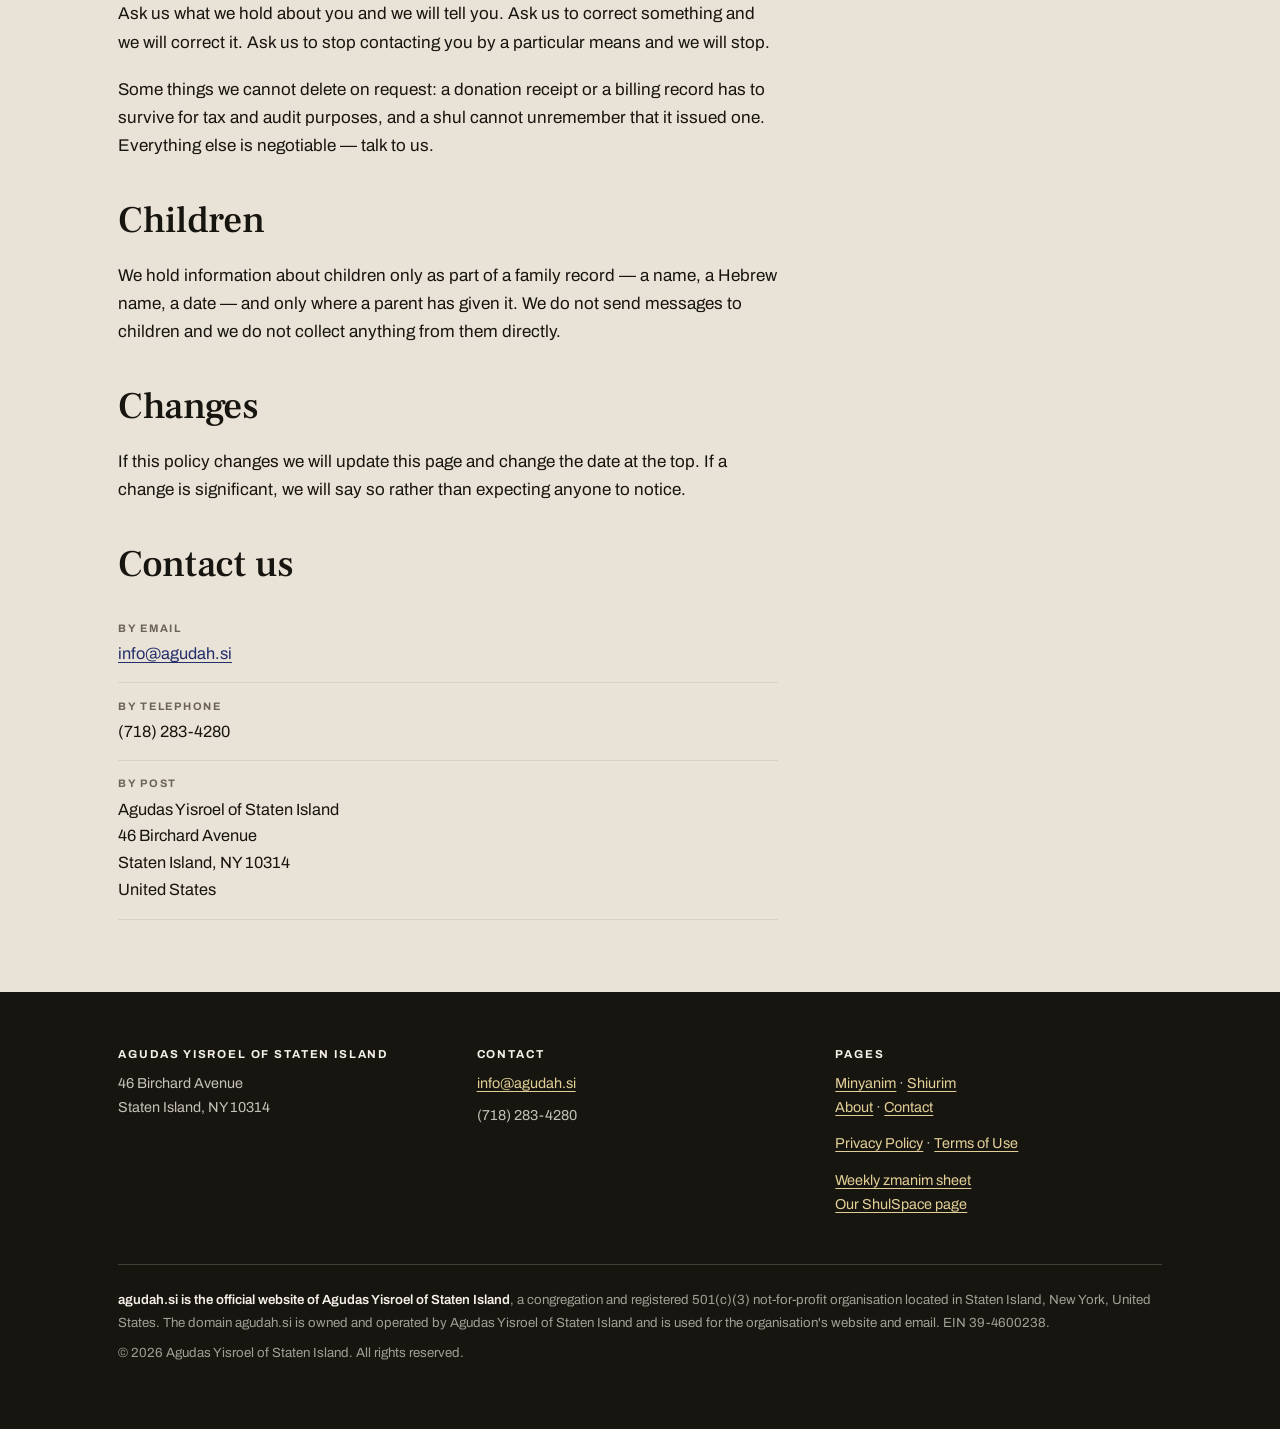
<file: privacy.html>
<!DOCTYPE html>
<html lang="en">
<head>
<meta charset="utf-8">
<meta name="viewport" content="width=device-width, initial-scale=1">
<title>Privacy Policy &mdash; Agudas Yisroel of Staten Island</title>
<meta name="description" content="How Agudas Yisroel of Staten Island handles personal information, including membership records and text message consent.">
<link rel="preconnect" href="https://fonts.googleapis.com">
<link rel="preconnect" href="https://fonts.gstatic.com" crossorigin>
<link href="https://fonts.googleapis.com/css2?family=Archivo:wght@400;500;600;700&family=Frank+Ruhl+Libre:wght@400;500;700;900&display=swap" rel="stylesheet">
<link rel="stylesheet" href="assets/style.css">
</head>
<body>
<a class="skip" href="#main">Skip to content</a>

<header class="masthead">
  <div class="shell masthead__bar">
    <a class="wordmark" href="index.html">
      <span class="wordmark__he hebrew">אגודת ישראל – סטעטן איילענד</span>
      <span class="wordmark__en">Agudas Yisroel of Staten Island</span>
      <span class="wordmark__sub">agudah.si</span>
    </a>
    <nav class="nav" aria-label="Main">
      <a href="index.html">Home</a>
      <a href="minyanim.html">Minyanim</a>
      <a href="shiurim.html">Shiurim</a>
      <a href="about.html">About</a>
      <a href="contact.html">Contact</a>
    </nav>
  </div>
</header>

<main id="main">

  <section class="pagehead">
    <div class="shell">
      <span class="eyebrow">Legal</span>
      <h1>Privacy Policy</h1>
      <p>How Agudas Yisroel of Staten Island handles personal information &mdash; both on this website and in the shul&rsquo;s own membership records.</p>
    </div>
  </section>

  <section class="band">
    <div class="shell">
      <div class="prose">

        <p style="color:var(--muted);">Last updated 4 September 2026.</p>

        <p>This policy covers two different things, and it is worth keeping them apart. The first is <strong>this website</strong>, which collects nothing at all. The second is the <strong>shul&rsquo;s own records</strong> &mdash; the membership and billing information the office keeps in order to run a congregation, which is where the real information sits.</p>

        <h2>This website</h2>

        <p>agudah.si is a set of plain pages. There are no accounts, no forms and nothing to submit. We use <strong>no cookies</strong>, <strong>no analytics</strong> and <strong>no advertising or tracking pixels of any kind</strong>. We do not know who visits, how often, or what they read.</p>

        <p>The site is hosted on GitHub Pages. Like any web server, the hosting provider records the ordinary technical details of a request &mdash; IP address, browser and page requested &mdash; for security and reliability purposes. We do not have access to those logs and do not use them.</p>

        <p>Some pages link out to services run by other organisations, including our donation form and our weekly zmanim sheet. Once you follow a link away from agudah.si you are on somebody else&rsquo;s website, under their policy rather than this one.</p>

        <h2>The shul&rsquo;s records</h2>

        <p>To run a shul we keep records about our members and their households. Depending on the person, that can include:</p>

        <ul>
          <li>Name, Hebrew name, address, telephone numbers and email address</li>
          <li>Household and family relationships, where they matter for seating, kibbudim or billing</li>
          <li>Membership status, dues, donations, pledges and payment history</li>
          <li>Yahrzeit dates and the names they are observed for</li>
          <li>Aliyos and other kibbudim received, and any obligations arising from them</li>
        </ul>

        <p>This information comes from you &mdash; on a membership form, in an email, at the office, or through our member portal &mdash; and from the ordinary business of the shul, such as a gabbai recording who received an aliyah.</p>

        <p>We use it to run the congregation: to bill and receipt membership and donations, to send statements, to issue tax letters, to remind you of a yahrzeit, and to reach you about the shul&rsquo;s affairs. We do not use it to profile anybody and we do not make automated decisions about people.</p>

        <h2>Text messages and WhatsApp</h2>

        <p>If you give us a mobile number, we may use it to send you account messages: notice that a statement is ready, a receipt for a payment, a warning before an automatic payment is taken, and yahrzeit reminders.</p>

        <p><strong>We do not sell personal information, and we never have.</strong></p>

        <p><strong>No mobile information is shared with third parties or affiliates for marketing or promotional purposes.</strong> Text message originator opt-in data and consent are never shared with anyone. The only sharing that happens is with the messaging provider that carries the message on our behalf, which is a subcontractor acting on our instructions and for no other purpose.</p>

        <p><strong>How often, and what it costs.</strong> Message frequency varies with your account. In an ordinary month it is none or one, and it will not normally exceed a few messages a month. We charge nothing for messages, but <strong>message and data rates may apply</strong> from your own mobile carrier. Reply <strong>HELP</strong> to any message for help, or contact us using the details below.</p>

        <p>You can stop text messages at any time by replying <strong>STOP</strong> to any message from us, or by telling the office. Replying STOP to a text stops texts; it does not stop WhatsApp, and the reverse is equally true &mdash; they are separate and you can stop either without stopping the other. You can also set your preferences yourself in the member portal.</p>

        <p>Stopping messages never affects your membership, and it never affects anything else the shul does for you. See our <a href="terms.html">Terms of Use</a> for the full messaging terms.</p>

        <h2>Who else sees this information</h2>

        <p>Only the people who need it. Within the shul, access is limited by role: a gabbai can record kibbudim without seeing anybody&rsquo;s balance, and financial records are open only to the treasurer and those he authorises.</p>

        <p>Outside the shul, we use a small number of service providers who handle information strictly on our behalf and only for the purpose we engage them for:</p>

        <ul>
          <li><strong>Payment processors</strong>, to take card and bank payments. Card numbers and bank account numbers go directly to the processor and are never held by us.</li>
          <li><strong>Email and text message providers</strong>, to carry the messages we send you.</li>
          <li><strong>Hosting and backup providers</strong>, which store our records securely.</li>
          <li><strong>Professional advisers</strong>, such as our accountant, where there is a proper reason.</li>
        </ul>

        <p>We also disclose information where the law requires it. Beyond that, nothing goes anywhere. We do not sell, rent, trade or lend member information to anyone, for any purpose.</p>

        <h2>Keeping it, and keeping it safe</h2>

        <p>Financial and charitable records are kept for as long as tax and not-for-profit rules require, and generally longer &mdash; a statement should still be answerable years later. Other information is kept while it is useful to the shul and to you.</p>

        <p>Access is restricted by role and protected by passwords. No system is perfect, and we would rather say so than promise otherwise.</p>

        <h2>What you can ask for</h2>

        <p>Ask us what we hold about you and we will tell you. Ask us to correct something and we will correct it. Ask us to stop contacting you by a particular means and we will stop.</p>

        <p>Some things we cannot delete on request: a donation receipt or a billing record has to survive for tax and audit purposes, and a shul cannot unremember that it issued one. Everything else is negotiable &mdash; talk to us.</p>

        <h2>Children</h2>

        <p>We hold information about children only as part of a family record &mdash; a name, a Hebrew name, a date &mdash; and only where a parent has given it. We do not send messages to children and we do not collect anything from them directly.</p>

        <h2>Changes</h2>

        <p>If this policy changes we will update this page and change the date at the top. If a change is significant, we will say so rather than expecting anyone to notice.</p>

        <h2>Contact us</h2>

        <dl class="dl">
          <div>
            <dt>By email</dt>
            <dd><a href="mailto:info@agudah.si">info@agudah.si</a></dd>
          </div>
          <div>
            <dt>By telephone</dt>
            <dd>(718) 283-4280</dd>
          </div>
          <div>
            <dt>By post</dt>
            <dd>Agudas Yisroel of Staten Island<br>46 Birchard Avenue<br>Staten Island, NY 10314<br>United States</dd>
          </div>
        </dl>

      </div>
    </div>
  </section>

</main>

<footer class="colophon">
  <div class="shell">
    <div class="colophon__grid">
      <div>
        <h3>Agudas Yisroel of Staten Island</h3>
        <p>46 Birchard Avenue<br>Staten Island, NY 10314</p>
      </div>
      <div>
        <h3>Contact</h3>
        <p><a href="mailto:info@agudah.si">info@agudah.si</a></p>
        <p>(718) 283-4280</p>
      </div>
      <div>
        <h3>Pages</h3>
        <p><a href="minyanim.html">Minyanim</a> &middot; <a href="shiurim.html">Shiurim</a><br><a href="about.html">About</a> &middot; <a href="contact.html">Contact</a></p>
        <p style="margin-top:0.8rem;"><a href="privacy.html">Privacy Policy</a> &middot; <a href="terms.html">Terms of Use</a></p>
        <p style="margin-top:0.8rem;"><a href="https://siagudah.weebly.com/" rel="noopener">Weekly zmanim sheet</a><br><a href="https://shulspace.org/aysi" rel="noopener">Our ShulSpace page</a></p>
      </div>
    </div>
    <div class="affiliation">
      <p><strong>agudah.si is the official website of Agudas Yisroel of Staten Island</strong>, a congregation and registered 501(c)(3) not-for-profit organisation located in Staten Island, New York, United States. The domain agudah.si is owned and operated by Agudas Yisroel of Staten Island and is used for the organisation's website and email. EIN 39-4600238.</p>
      <p>&copy; 2026 Agudas Yisroel of Staten Island. All rights reserved.</p>
    </div>
  </div>
</footer>

</body>
</html>
</file>
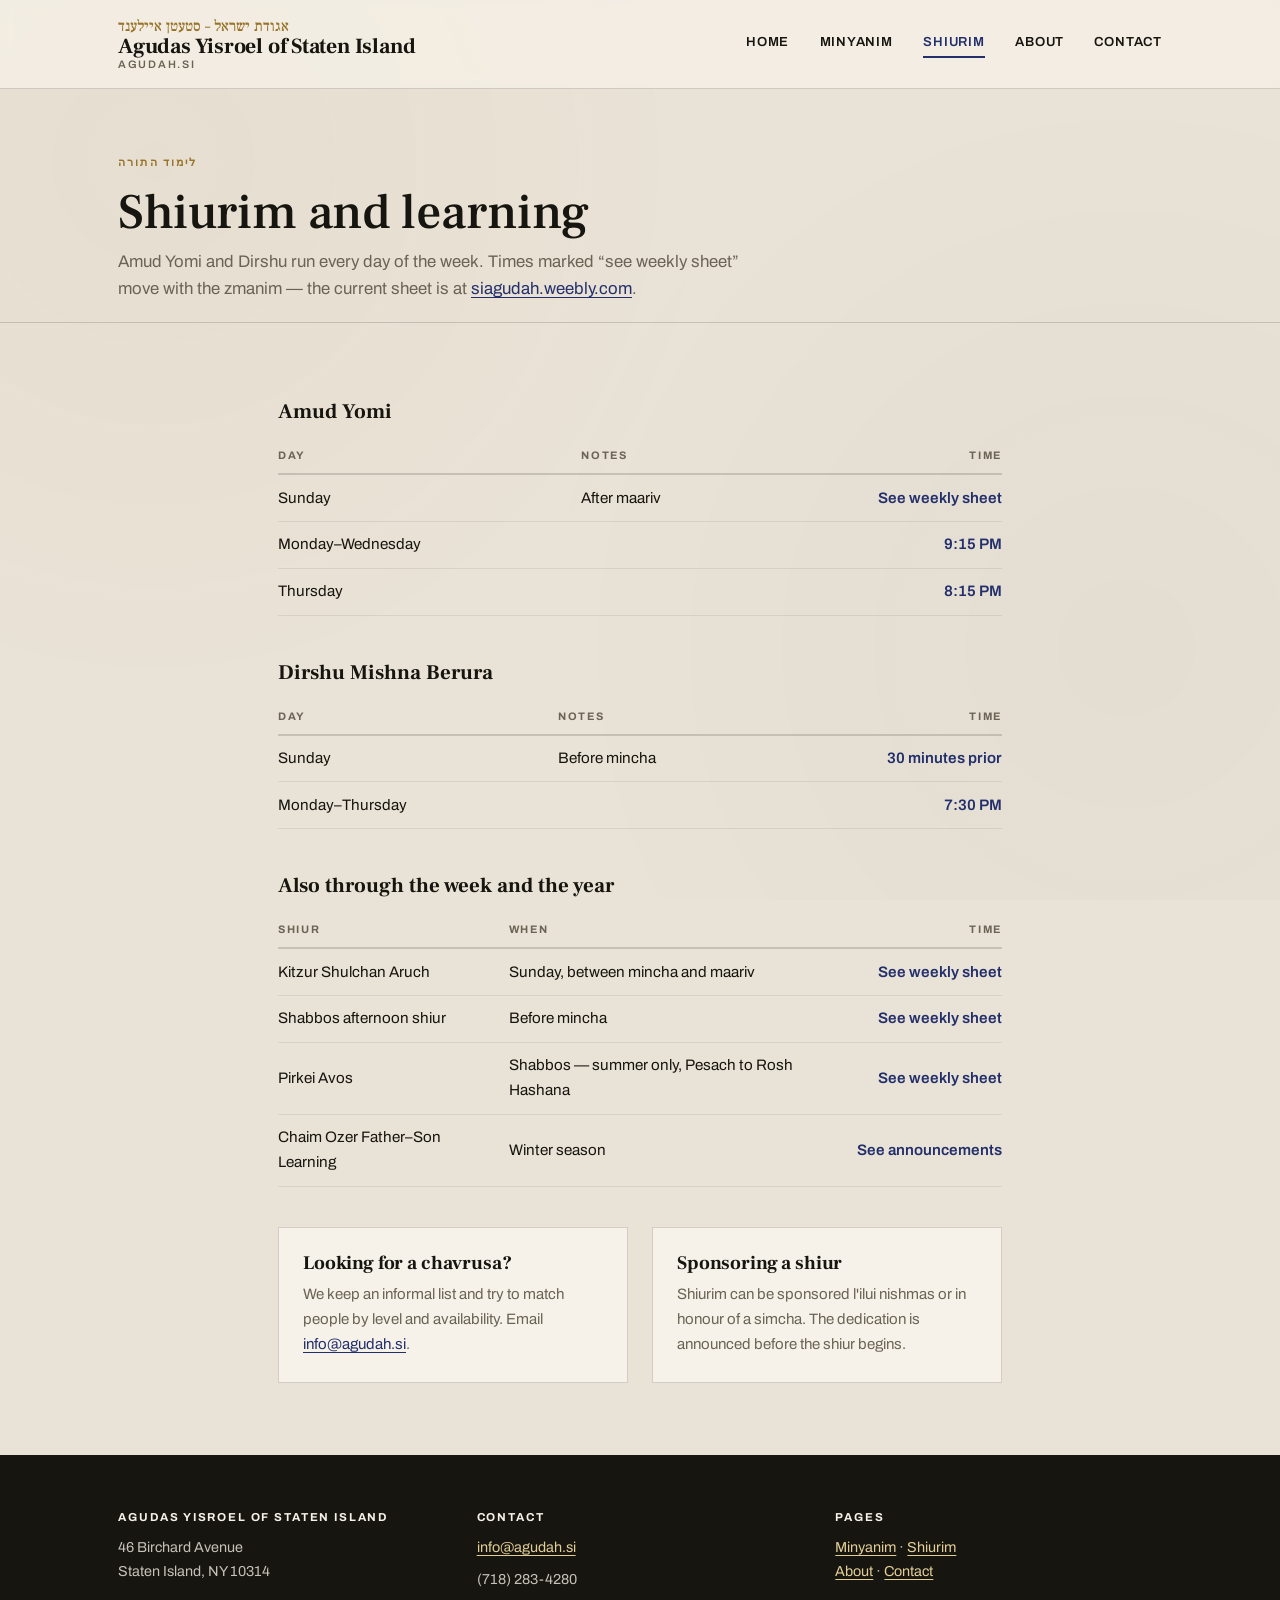
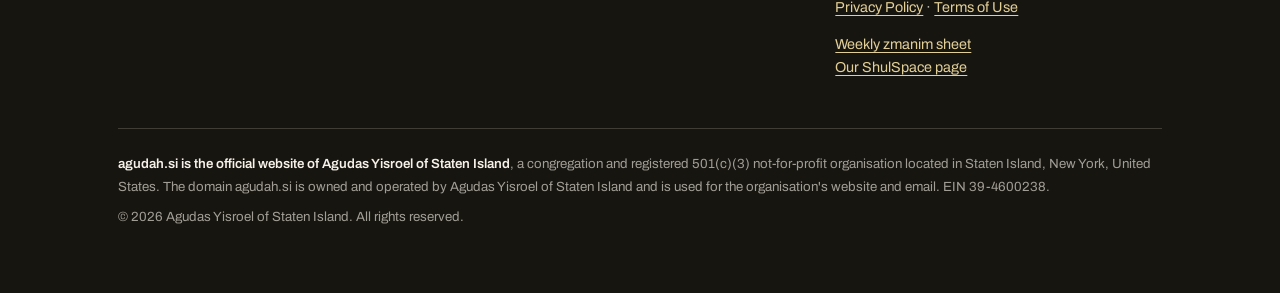
<file: shiurim.html>
<!DOCTYPE html>
<html lang="en">
<head>
<meta charset="utf-8">
<meta name="viewport" content="width=device-width, initial-scale=1">
<title>Shiurim &mdash; Agudas Yisroel of Staten Island</title>
<meta name="description" content="Daily and weekly shiurim at Agudas Yisroel of Staten Island — Amud Yomi, Dirshu Mishna Berura, Kitzur Shulchan Aruch and more.">
<link rel="preconnect" href="https://fonts.googleapis.com">
<link rel="preconnect" href="https://fonts.gstatic.com" crossorigin>
<link href="https://fonts.googleapis.com/css2?family=Archivo:wght@400;500;600;700&family=Frank+Ruhl+Libre:wght@400;500;700;900&display=swap" rel="stylesheet">
<link rel="stylesheet" href="assets/style.css">
</head>
<body>
<a class="skip" href="#main">Skip to content</a>

<header class="masthead">
  <div class="shell masthead__bar">
    <a class="wordmark" href="index.html">
      <span class="wordmark__he hebrew">אגודת ישראל – סטעטן איילענד</span>
      <span class="wordmark__en">Agudas Yisroel of Staten Island</span>
      <span class="wordmark__sub">agudah.si</span>
    </a>
    <nav class="nav" aria-label="Main">
      <a href="index.html">Home</a>
      <a href="minyanim.html">Minyanim</a>
      <a href="shiurim.html" aria-current="page">Shiurim</a>
      <a href="about.html">About</a>
      <a href="contact.html">Contact</a>
    </nav>
  </div>
</header>

<main id="main">

  <section class="pagehead">
    <div class="shell">
      <span class="eyebrow">לימוד התורה</span>
      <h1>Shiurim and learning</h1>
      <p>Amud Yomi and Dirshu run every day of the week. Times marked &ldquo;see weekly sheet&rdquo; move with the zmanim &mdash; the current sheet is at <a href="https://siagudah.weebly.com/" rel="noopener">siagudah.weebly.com</a>.</p>
    </div>
  </section>

  <section class="band">
    <div class="shell" style="max-width:820px; margin-inline:auto;">
      <table class="sched">
        <caption>Amud Yomi</caption>
        <thead>
          <tr><th scope="col">Day</th><th scope="col">Notes</th><th scope="col">Time</th></tr>
        </thead>
        <tbody>
          <tr><td>Sunday</td><td>After maariv</td><td>See weekly sheet</td></tr>
          <tr><td>Monday&ndash;Wednesday</td><td></td><td>9:15 PM</td></tr>
          <tr><td>Thursday</td><td></td><td>8:15 PM</td></tr>
        </tbody>
      </table>

      <table class="sched">
        <caption>Dirshu Mishna Berura</caption>
        <thead>
          <tr><th scope="col">Day</th><th scope="col">Notes</th><th scope="col">Time</th></tr>
        </thead>
        <tbody>
          <tr><td>Sunday</td><td>Before mincha</td><td>30 minutes prior</td></tr>
          <tr><td>Monday&ndash;Thursday</td><td></td><td>7:30 PM</td></tr>
        </tbody>
      </table>

      <table class="sched">
        <caption>Also through the week and the year</caption>
        <thead>
          <tr><th scope="col">Shiur</th><th scope="col">When</th><th scope="col">Time</th></tr>
        </thead>
        <tbody>
          <tr><td>Kitzur Shulchan Aruch</td><td>Sunday, between mincha and maariv</td><td>See weekly sheet</td></tr>
          <tr><td>Shabbos afternoon shiur</td><td>Before mincha</td><td>See weekly sheet</td></tr>
          <tr><td>Pirkei Avos</td><td>Shabbos &mdash; summer only, Pesach to Rosh Hashana</td><td>See weekly sheet</td></tr>
          <tr><td>Chaim Ozer Father&ndash;Son Learning</td><td>Winter season</td><td>See announcements</td></tr>
        </tbody>
      </table>

      <div class="cards" style="margin-top:2.5rem;">
        <div class="card">
          <h3>Looking for a chavrusa?</h3>
          <p>We keep an informal list and try to match people by level and availability. Email <a href="mailto:info@agudah.si">info@agudah.si</a>.</p>
        </div>
        <div class="card">
          <h3>Sponsoring a shiur</h3>
          <p>Shiurim can be sponsored l'ilui nishmas or in honour of a simcha. The dedication is announced before the shiur begins.</p>
        </div>
      </div>
    </div>
  </section>

</main>

<footer class="colophon">
  <div class="shell">
    <div class="colophon__grid">
      <div>
        <h3>Agudas Yisroel of Staten Island</h3>
        <p>46 Birchard Avenue<br>Staten Island, NY 10314</p>
      </div>
      <div>
        <h3>Contact</h3>
        <p><a href="mailto:info@agudah.si">info@agudah.si</a></p>
        <p>(718) 283-4280</p>
      </div>
      <div>
        <h3>Pages</h3>
        <p><a href="minyanim.html">Minyanim</a> &middot; <a href="shiurim.html">Shiurim</a><br><a href="about.html">About</a> &middot; <a href="contact.html">Contact</a></p>
        <p style="margin-top:0.8rem;"><a href="privacy.html">Privacy Policy</a> &middot; <a href="terms.html">Terms of Use</a></p>
        <p style="margin-top:0.8rem;"><a href="https://siagudah.weebly.com/" rel="noopener">Weekly zmanim sheet</a><br><a href="https://shulspace.org/aysi" rel="noopener">Our ShulSpace page</a></p>
      </div>
    </div>
    <div class="affiliation">
      <p><strong>agudah.si is the official website of Agudas Yisroel of Staten Island</strong>, a congregation and registered 501(c)(3) not-for-profit organisation located in Staten Island, New York, United States. The domain agudah.si is owned and operated by Agudas Yisroel of Staten Island and is used for the organisation's website and email. EIN 39-4600238.</p>
      <p>&copy; 2026 Agudas Yisroel of Staten Island. All rights reserved.</p>
    </div>
  </div>
</footer>

</body>
</html>
</file>
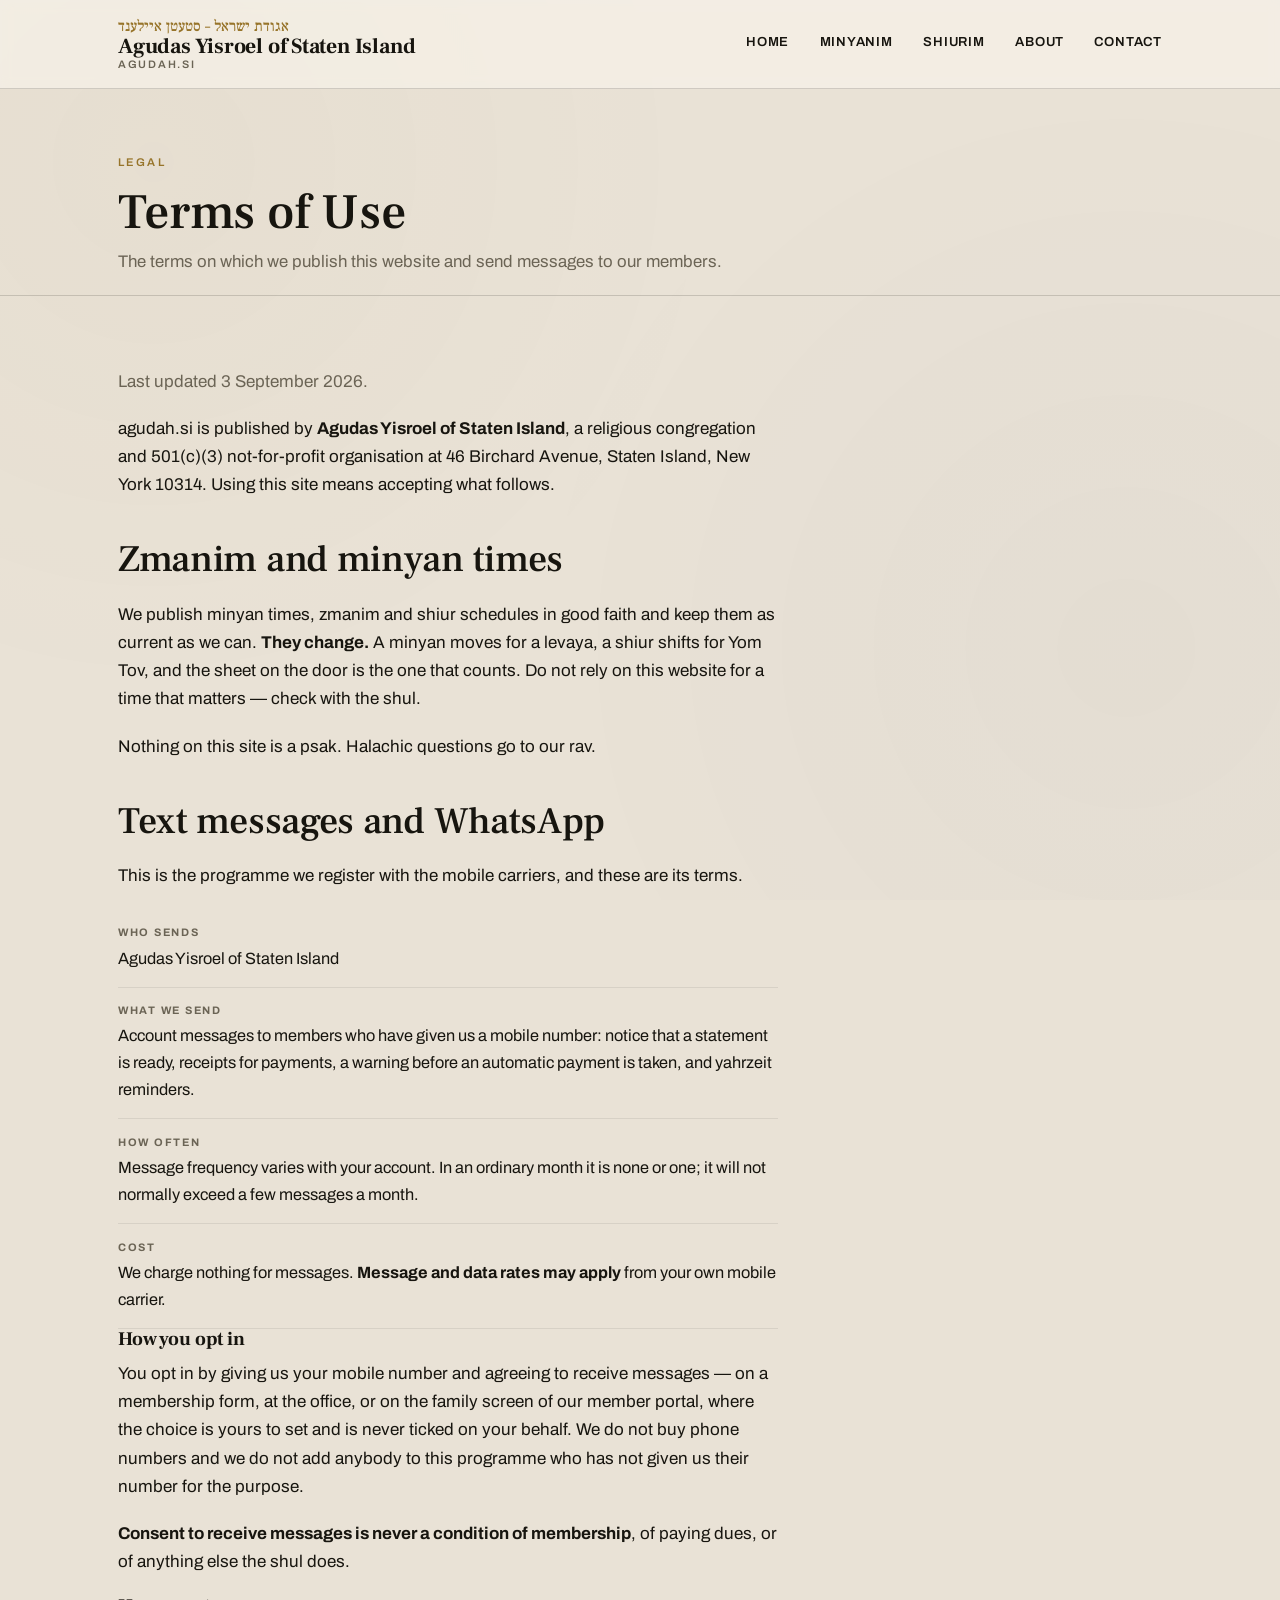
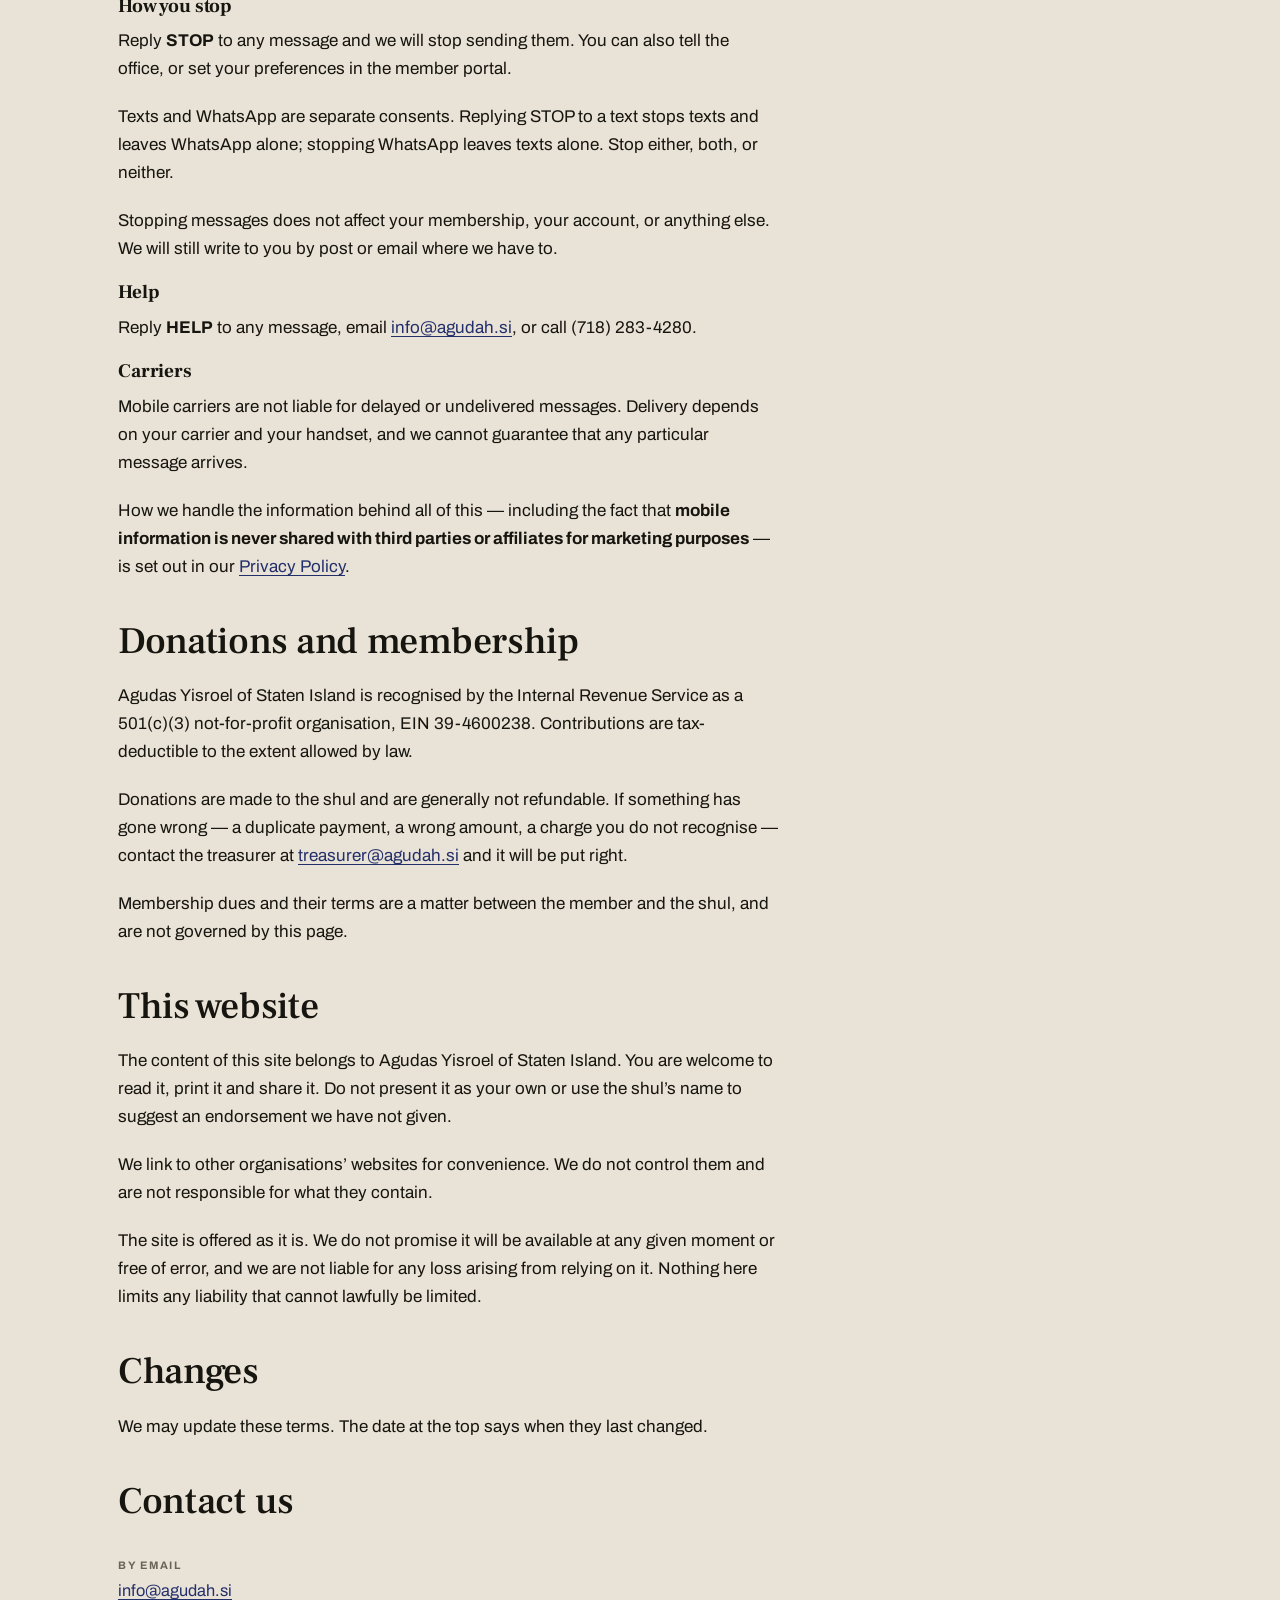
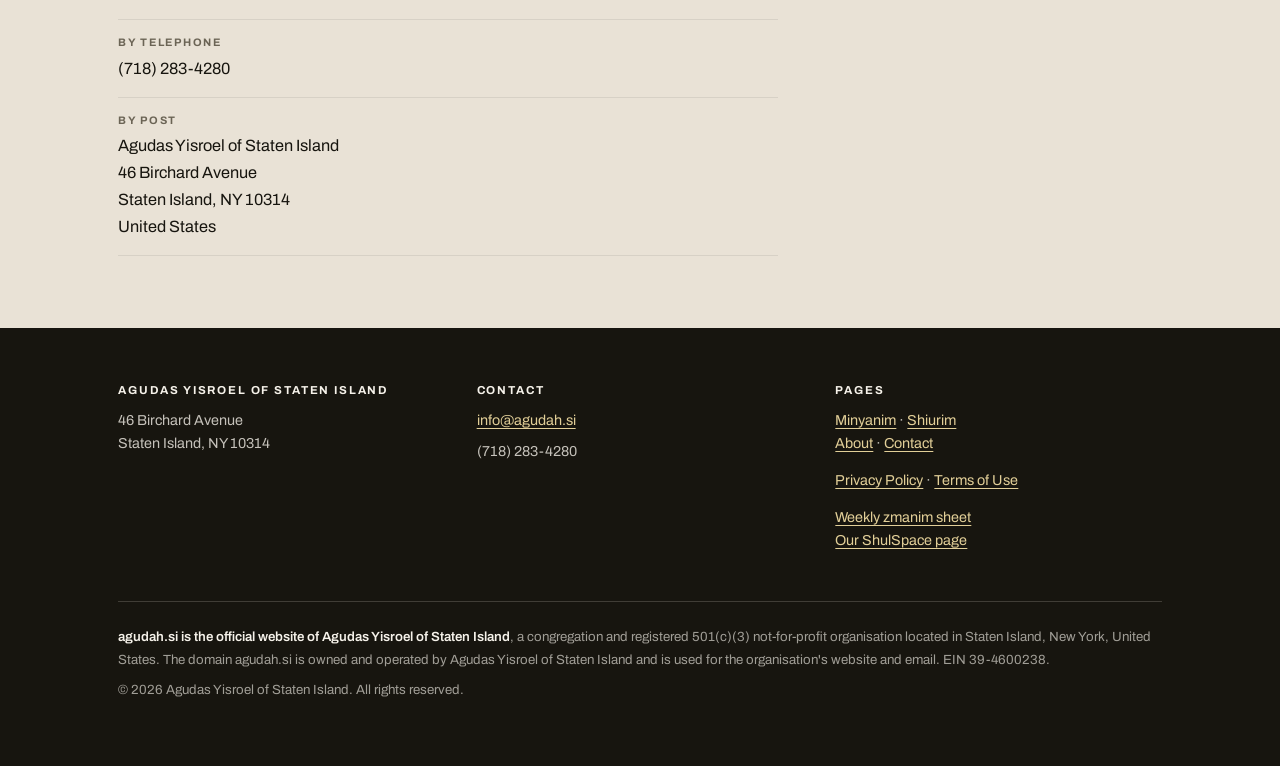
<file: terms.html>
<!DOCTYPE html>
<html lang="en">
<head>
<meta charset="utf-8">
<meta name="viewport" content="width=device-width, initial-scale=1">
<title>Terms of Use &mdash; Agudas Yisroel of Staten Island</title>
<meta name="description" content="Terms of use for agudah.si, including the text message and WhatsApp programme terms for Agudas Yisroel of Staten Island.">
<link rel="preconnect" href="https://fonts.googleapis.com">
<link rel="preconnect" href="https://fonts.gstatic.com" crossorigin>
<link href="https://fonts.googleapis.com/css2?family=Archivo:wght@400;500;600;700&family=Frank+Ruhl+Libre:wght@400;500;700;900&display=swap" rel="stylesheet">
<link rel="stylesheet" href="assets/style.css">
</head>
<body>
<a class="skip" href="#main">Skip to content</a>

<header class="masthead">
  <div class="shell masthead__bar">
    <a class="wordmark" href="index.html">
      <span class="wordmark__he hebrew">אגודת ישראל – סטעטן איילענד</span>
      <span class="wordmark__en">Agudas Yisroel of Staten Island</span>
      <span class="wordmark__sub">agudah.si</span>
    </a>
    <nav class="nav" aria-label="Main">
      <a href="index.html">Home</a>
      <a href="minyanim.html">Minyanim</a>
      <a href="shiurim.html">Shiurim</a>
      <a href="about.html">About</a>
      <a href="contact.html">Contact</a>
    </nav>
  </div>
</header>

<main id="main">

  <section class="pagehead">
    <div class="shell">
      <span class="eyebrow">Legal</span>
      <h1>Terms of Use</h1>
      <p>The terms on which we publish this website and send messages to our members.</p>
    </div>
  </section>

  <section class="band">
    <div class="shell">
      <div class="prose">

        <p style="color:var(--muted);">Last updated 3 September 2026.</p>

        <p>agudah.si is published by <strong>Agudas Yisroel of Staten Island</strong>, a religious congregation and 501(c)(3) not-for-profit organisation at 46 Birchard Avenue, Staten Island, New York 10314. Using this site means accepting what follows.</p>

        <h2>Zmanim and minyan times</h2>

        <p>We publish minyan times, zmanim and shiur schedules in good faith and keep them as current as we can. <strong>They change.</strong> A minyan moves for a levaya, a shiur shifts for Yom Tov, and the sheet on the door is the one that counts. Do not rely on this website for a time that matters &mdash; check with the shul.</p>

        <p>Nothing on this site is a psak. Halachic questions go to our rav.</p>

        <h2>Text messages and WhatsApp</h2>

        <p>This is the programme we register with the mobile carriers, and these are its terms.</p>

        <dl class="dl">
          <div>
            <dt>Who sends</dt>
            <dd>Agudas Yisroel of Staten Island</dd>
          </div>
          <div>
            <dt>What we send</dt>
            <dd>Account messages to members who have given us a mobile number: notice that a statement is ready, receipts for payments, a warning before an automatic payment is taken, and yahrzeit reminders.</dd>
          </div>
          <div>
            <dt>How often</dt>
            <dd>Message frequency varies with your account. In an ordinary month it is none or one; it will not normally exceed a few messages a month.</dd>
          </div>
          <div>
            <dt>Cost</dt>
            <dd>We charge nothing for messages. <strong>Message and data rates may apply</strong> from your own mobile carrier.</dd>
          </div>
        </dl>

        <h3>How you opt in</h3>

        <p>You opt in by giving us your mobile number and agreeing to receive messages &mdash; on a membership form, at the office, or on the family screen of our member portal, where the choice is yours to set and is never ticked on your behalf. We do not buy phone numbers and we do not add anybody to this programme who has not given us their number for the purpose.</p>

        <p><strong>Consent to receive messages is never a condition of membership</strong>, of paying dues, or of anything else the shul does.</p>

        <h3>How you stop</h3>

        <p>Reply <strong>STOP</strong> to any message and we will stop sending them. You can also tell the office, or set your preferences in the member portal.</p>

        <p>Texts and WhatsApp are separate consents. Replying STOP to a text stops texts and leaves WhatsApp alone; stopping WhatsApp leaves texts alone. Stop either, both, or neither.</p>

        <p>Stopping messages does not affect your membership, your account, or anything else. We will still write to you by post or email where we have to.</p>

        <h3>Help</h3>

        <p>Reply <strong>HELP</strong> to any message, email <a href="mailto:info@agudah.si">info@agudah.si</a>, or call (718) 283-4280.</p>

        <h3>Carriers</h3>

        <p>Mobile carriers are not liable for delayed or undelivered messages. Delivery depends on your carrier and your handset, and we cannot guarantee that any particular message arrives.</p>

        <p>How we handle the information behind all of this &mdash; including the fact that <strong>mobile information is never shared with third parties or affiliates for marketing purposes</strong> &mdash; is set out in our <a href="privacy.html">Privacy Policy</a>.</p>

        <h2>Donations and membership</h2>

        <p>Agudas Yisroel of Staten Island is recognised by the Internal Revenue Service as a 501(c)(3) not-for-profit organisation, EIN 39-4600238. Contributions are tax-deductible to the extent allowed by law.</p>

        <p>Donations are made to the shul and are generally not refundable. If something has gone wrong &mdash; a duplicate payment, a wrong amount, a charge you do not recognise &mdash; contact the treasurer at <a href="mailto:treasurer@agudah.si">treasurer@agudah.si</a> and it will be put right.</p>

        <p>Membership dues and their terms are a matter between the member and the shul, and are not governed by this page.</p>

        <h2>This website</h2>

        <p>The content of this site belongs to Agudas Yisroel of Staten Island. You are welcome to read it, print it and share it. Do not present it as your own or use the shul&rsquo;s name to suggest an endorsement we have not given.</p>

        <p>We link to other organisations&rsquo; websites for convenience. We do not control them and are not responsible for what they contain.</p>

        <p>The site is offered as it is. We do not promise it will be available at any given moment or free of error, and we are not liable for any loss arising from relying on it. Nothing here limits any liability that cannot lawfully be limited.</p>

        <h2>Changes</h2>

        <p>We may update these terms. The date at the top says when they last changed.</p>

        <h2>Contact us</h2>

        <dl class="dl">
          <div>
            <dt>By email</dt>
            <dd><a href="mailto:info@agudah.si">info@agudah.si</a></dd>
          </div>
          <div>
            <dt>By telephone</dt>
            <dd>(718) 283-4280</dd>
          </div>
          <div>
            <dt>By post</dt>
            <dd>Agudas Yisroel of Staten Island<br>46 Birchard Avenue<br>Staten Island, NY 10314<br>United States</dd>
          </div>
        </dl>

      </div>
    </div>
  </section>

</main>

<footer class="colophon">
  <div class="shell">
    <div class="colophon__grid">
      <div>
        <h3>Agudas Yisroel of Staten Island</h3>
        <p>46 Birchard Avenue<br>Staten Island, NY 10314</p>
      </div>
      <div>
        <h3>Contact</h3>
        <p><a href="mailto:info@agudah.si">info@agudah.si</a></p>
        <p>(718) 283-4280</p>
      </div>
      <div>
        <h3>Pages</h3>
        <p><a href="minyanim.html">Minyanim</a> &middot; <a href="shiurim.html">Shiurim</a><br><a href="about.html">About</a> &middot; <a href="contact.html">Contact</a></p>
        <p style="margin-top:0.8rem;"><a href="privacy.html">Privacy Policy</a> &middot; <a href="terms.html">Terms of Use</a></p>
        <p style="margin-top:0.8rem;"><a href="https://siagudah.weebly.com/" rel="noopener">Weekly zmanim sheet</a><br><a href="https://shulspace.org/aysi" rel="noopener">Our ShulSpace page</a></p>
      </div>
    </div>
    <div class="affiliation">
      <p><strong>agudah.si is the official website of Agudas Yisroel of Staten Island</strong>, a congregation and registered 501(c)(3) not-for-profit organisation located in Staten Island, New York, United States. The domain agudah.si is owned and operated by Agudas Yisroel of Staten Island and is used for the organisation's website and email. EIN 39-4600238.</p>
      <p>&copy; 2026 Agudas Yisroel of Staten Island. All rights reserved.</p>
    </div>
  </div>
</footer>

</body>
</html>
</file>
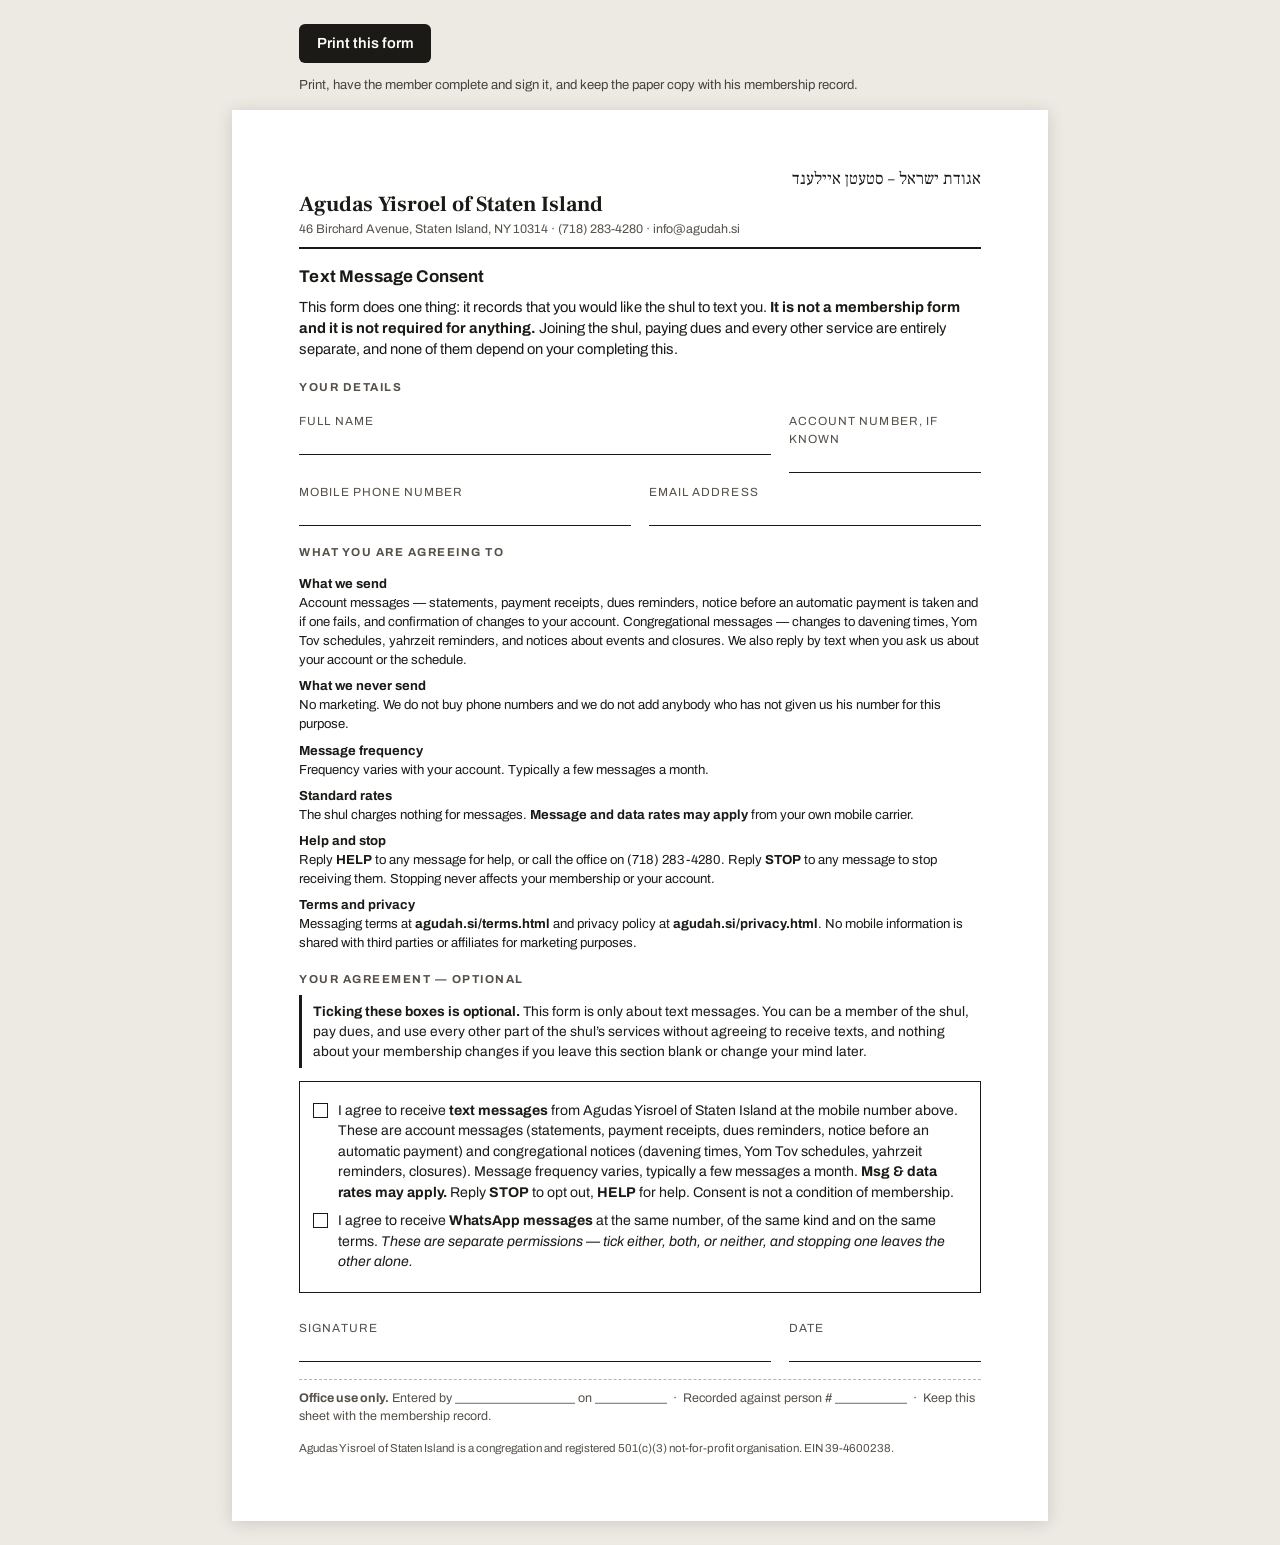
<file: text-message-consent.html>
<!DOCTYPE html>
<html lang="en">
<head>
<meta charset="utf-8">
<meta name="viewport" content="width=device-width, initial-scale=1">
<title>Text Message Consent Form &mdash; Agudas Yisroel of Staten Island</title>
<meta name="description" content="Printable form recording a member's agreement to receive text messages from Agudas Yisroel of Staten Island.">
<meta name="robots" content="noindex">
<link rel="preconnect" href="https://fonts.googleapis.com">
<link rel="preconnect" href="https://fonts.gstatic.com" crossorigin>
<link href="https://fonts.googleapis.com/css2?family=Archivo:wght@400;500;600;700&family=Frank+Ruhl+Libre:wght@400;500;700;900&display=swap" rel="stylesheet">
<style>
  /* Self-contained. The site stylesheet dresses a web page; this is a
     document that has to survive a photocopier, so it carries its own. */
  :root {
    --ink: #1c1a17;
    --rule: #b9b3a8;
    --muted: #55504a;
    --paper: #ffffff;
  }
  * { box-sizing: border-box; }
  body {
    margin: 0;
    background: #edeae4;
    color: var(--ink);
    font-family: Archivo, -apple-system, BlinkMacSystemFont, "Segoe UI", sans-serif;
    font-size: 11pt;
    line-height: 1.45;
  }
  .sheet {
    background: var(--paper);
    max-width: 8.5in;
    margin: 24px auto;
    padding: 0.6in 0.7in;
    box-shadow: 0 2px 16px rgba(0,0,0,.14);
  }
  .toolbar {
    max-width: 8.5in;
    margin: 24px auto -8px;
    padding: 0 0.7in;
    display: flex;
    gap: .75rem;
    align-items: center;
    flex-wrap: wrap;
  }
  .toolbar p { margin: 0; font-size: .82rem; color: #46423c; }
  button {
    font: inherit;
    font-weight: 600;
    background: var(--ink);
    color: #fff;
    border: 0;
    border-radius: 6px;
    padding: .55rem 1.1rem;
    cursor: pointer;
  }
  header.doc { border-bottom: 2px solid var(--ink); padding-bottom: .55rem; margin-bottom: 1rem; }
  .he { font-family: "Frank Ruhl Libre", serif; font-size: 1.05rem; direction: rtl; }
  .org { font-family: "Frank Ruhl Libre", serif; font-size: 1.35rem; font-weight: 700; line-height: 1.2; }
  .addr { font-size: .78rem; color: var(--muted); margin-top: .15rem; }
  h1 { font-size: 1.06rem; margin: 1rem 0 .3rem; letter-spacing: .01em; }
  h2 {
    font-size: .72rem;
    text-transform: uppercase;
    letter-spacing: .13em;
    margin: 1.15rem 0 .4rem;
    color: var(--muted);
  }
  p { margin: .45rem 0; }
  .lede { font-size: .92rem; }
  .field { margin: .7rem 0 0; }
  .field label { display: block; font-size: .74rem; text-transform: uppercase; letter-spacing: .09em; color: var(--muted); margin-bottom: .1rem; }
  .rule { border-bottom: 1px solid var(--ink); height: 1.45rem; }
  .row { display: flex; gap: 1.1rem; }
  .row > * { flex: 1; }
  .row .narrow { flex: 0 0 2in; }
  .terms { font-size: .82rem; }
  .terms dt { font-weight: 700; }
  .terms dd { margin: 0 0 .45rem; }
  .consent { border: 1.5px solid var(--ink); padding: .7rem .8rem; margin-top: .8rem; }
  .tick { display: flex; gap: .6rem; align-items: flex-start; margin: .5rem 0; }
  .box { flex: 0 0 auto; width: 15px; height: 15px; border: 1.5px solid var(--ink); margin-top: .12rem; }
  .tick span { font-size: .88rem; }
  .optional { border-left: 3px solid var(--ink); padding: .4rem 0 .4rem .7rem; margin: .5rem 0 .2rem; font-size: .86rem; }
  .office { margin-top: 1.1rem; border-top: 1px dashed var(--rule); padding-top: .55rem; font-size: .78rem; color: var(--muted); }
  .foot { margin-top: .9rem; font-size: .72rem; color: var(--muted); }
  a { color: inherit; }

  @media print {
    body { background: #fff; font-size: 10.2pt; }
    .sheet { margin: 0; max-width: none; box-shadow: none; padding: 0.35in 0.45in; }
    .toolbar { display: none; }
    @page { margin: 0.4in; }
  }
</style>
</head>
<body>

<div class="toolbar">
  <button type="button" onclick="window.print()">Print this form</button>
  <p>Print, have the member complete and sign it, and keep the paper copy with his membership record.</p>
</div>

<div class="sheet">

  <header class="doc">
    <div class="he">אגודת ישראל – סטעטן איילענד</div>
    <div class="org">Agudas Yisroel of Staten Island</div>
    <div class="addr">46 Birchard Avenue, Staten Island, NY 10314 &middot; (718) 283-4280 &middot; info@agudah.si</div>
  </header>

  <h1>Text Message Consent</h1>
  <p class="lede">This form does one thing: it records that you would like the shul to text you. <strong>It is not a membership form and it is not required for anything.</strong> Joining the shul, paying dues and every other service are entirely separate, and none of them depend on your completing this.</p>

  <h2>Your details</h2>

  <div class="row">
    <div class="field">
      <label>Full name</label>
      <div class="rule"></div>
    </div>
    <div class="field narrow">
      <label>Account number, if known</label>
      <div class="rule"></div>
    </div>
  </div>

  <div class="row">
    <div class="field">
      <label>Mobile phone number</label>
      <div class="rule"></div>
    </div>
    <div class="field">
      <label>Email address</label>
      <div class="rule"></div>
    </div>
  </div>

  <h2>What you are agreeing to</h2>

  <dl class="terms">
    <dt>What we send</dt>
    <dd>Account messages &mdash; statements, payment receipts, dues reminders, notice before an automatic payment is taken and if one fails, and confirmation of changes to your account. Congregational messages &mdash; changes to davening times, Yom Tov schedules, yahrzeit reminders, and notices about events and closures. We also reply by text when you ask us about your account or the schedule.</dd>

    <dt>What we never send</dt>
    <dd>No marketing. We do not buy phone numbers and we do not add anybody who has not given us his number for this purpose.</dd>

    <dt>Message frequency</dt>
    <dd>Frequency varies with your account. Typically a few messages a month.</dd>

    <dt>Standard rates</dt>
    <dd>The shul charges nothing for messages. <strong>Message and data rates may apply</strong> from your own mobile carrier.</dd>

    <dt>Help and stop</dt>
    <dd>Reply <strong>HELP</strong> to any message for help, or call the office on (718) 283-4280. Reply <strong>STOP</strong> to any message to stop receiving them. Stopping never affects your membership or your account.</dd>

    <dt>Terms and privacy</dt>
    <dd>Messaging terms at <strong>agudah.si/terms.html</strong> and privacy policy at <strong>agudah.si/privacy.html</strong>. No mobile information is shared with third parties or affiliates for marketing purposes.</dd>
  </dl>

  <h2>Your agreement &mdash; optional</h2>

  <p class="optional"><strong>Ticking these boxes is optional.</strong> This form is only about text messages. You can be a member of the shul, pay dues, and use every other part of the shul&rsquo;s services without agreeing to receive texts, and nothing about your membership changes if you leave this section blank or change your mind later.</p>

  <div class="consent">
    <div class="tick">
      <span class="box"></span>
      <span>I agree to receive <strong>text messages</strong> from Agudas Yisroel of Staten Island at the mobile number above. These are account messages (statements, payment receipts, dues reminders, notice before an automatic payment) and congregational notices (davening times, Yom Tov schedules, yahrzeit reminders, closures). Message frequency varies, typically a few messages a month. <strong>Msg &amp; data rates may apply.</strong> Reply <strong>STOP</strong> to opt out, <strong>HELP</strong> for help. Consent is not a condition of membership.</span>
    </div>
    <div class="tick">
      <span class="box"></span>
      <span>I agree to receive <strong>WhatsApp messages</strong> at the same number, of the same kind and on the same terms. <em>These are separate permissions &mdash; tick either, both, or neither, and stopping one leaves the other alone.</em></span>
    </div>
  </div>

  <div class="row" style="margin-top:1rem">
    <div class="field">
      <label>Signature</label>
      <div class="rule"></div>
    </div>
    <div class="field narrow">
      <label>Date</label>
      <div class="rule"></div>
    </div>
  </div>

  <div class="office">
    <strong>Office use only.</strong>
    Entered by ____________________ on ____________ &nbsp;·&nbsp;
    Recorded against person # ____________ &nbsp;·&nbsp;
    Keep this sheet with the membership record.
  </div>

  <p class="foot">Agudas Yisroel of Staten Island is a congregation and registered 501(c)(3) not-for-profit organisation. EIN 39-4600238.</p>

</div>

</body>
</html>
</file>
<file: assets/style.css>
/* ==========================================================================
   Agudas Yisroel of Staten Island — agudah.si
   Palette: Jerusalem limestone ground, tekhelet blue-violet, oxidised brass
   Type:    Frank Ruhl Libre (display, Hebrew+Latin) / Archivo (body, data)
   ========================================================================== */

:root {
  --stone:      #e9e2d6;
  --stone-deep: #ddd3c1;
  --parchment:  #f6f2ea;
  --tekhelet:   #232f6b;
  --tekhelet-2: #3d4d99;
  --brass:      #97742a;
  --ink:        #17150f;
  --muted:      #6b6455;
  --rule:       rgba(23, 21, 15, 0.16);
  --rule-soft:  rgba(23, 21, 15, 0.08);

  --display: "Frank Ruhl Libre", Georgia, "Times New Roman", serif;
  --body:    "Archivo", -apple-system, BlinkMacSystemFont, "Segoe UI", sans-serif;

  --measure: 66ch;
  --shell:   1140px;
  --gut:     clamp(1.25rem, 4vw, 3rem);
}

*, *::before, *::after { box-sizing: border-box; }

html { -webkit-text-size-adjust: 100%; scroll-behavior: smooth; }

@media (prefers-reduced-motion: reduce) {
  html { scroll-behavior: auto; }
  *, *::before, *::after {
    animation-duration: 0.01ms !important;
    transition-duration: 0.01ms !important;
  }
}

body {
  margin: 0;
  background: var(--stone);
  color: var(--ink);
  font-family: var(--body);
  font-size: 17px;
  line-height: 1.65;
  font-weight: 400;
  -webkit-font-smoothing: antialiased;
}

/* Subtle limestone tooth, drawn not photographed */
body::before {
  content: "";
  position: fixed;
  inset: 0;
  pointer-events: none;
  z-index: 0;
  opacity: 0.5;
  background-image:
    radial-gradient(circle at 12% 18%, rgba(151,116,42,0.055), transparent 42%),
    radial-gradient(circle at 88% 72%, rgba(35,47,107,0.05), transparent 46%);
}

body > * { position: relative; z-index: 1; }

h1, h2, h3, h4 {
  font-family: var(--display);
  font-weight: 500;
  line-height: 1.14;
  letter-spacing: -0.008em;
  margin: 0 0 0.5em;
  color: var(--ink);
}

h1 { font-size: clamp(2.3rem, 6vw, 4rem); }
h2 { font-size: clamp(1.6rem, 3.4vw, 2.35rem); }
h3 { font-size: 1.2rem; font-weight: 700; }

p { margin: 0 0 1.15em; max-width: var(--measure); }
a { color: var(--tekhelet); text-underline-offset: 0.18em; text-decoration-thickness: 1px; }
a:hover { color: var(--brass); }

:focus-visible {
  outline: 2.5px solid var(--tekhelet-2);
  outline-offset: 3px;
  border-radius: 2px;
}

.shell { width: 100%; max-width: var(--shell); margin: 0 auto; padding-inline: var(--gut); }

/* Eyebrow label — used only where it names a real category */
.eyebrow {
  font-size: 0.7rem;
  font-weight: 600;
  letter-spacing: 0.19em;
  text-transform: uppercase;
  color: var(--brass);
  margin: 0 0 0.85rem;
  display: block;
}

.hebrew {
  font-family: var(--display);
  direction: rtl;
  unicode-bidi: isolate;
  font-weight: 500;
}

/* --------------------------------------------------------- skip + masthead */

.skip {
  position: absolute;
  left: -9999px;
  top: 0;
  background: var(--tekhelet);
  color: var(--parchment);
  padding: 0.7rem 1.1rem;
  z-index: 99;
}
.skip:focus { left: 0.5rem; top: 0.5rem; }

.masthead {
  border-bottom: 1px solid var(--rule);
  background: rgba(246, 242, 234, 0.72);
  backdrop-filter: saturate(140%) blur(6px);
}

.masthead__bar {
  display: flex;
  align-items: center;
  justify-content: space-between;
  gap: 1.5rem;
  padding-block: 1.1rem;
  flex-wrap: wrap;
}

.wordmark { text-decoration: none; color: inherit; display: block; line-height: 1.1; }
.wordmark span { display: block; }
.wordmark__he { font-family: var(--display); font-size: 0.95rem; color: var(--brass); direction: rtl; text-align: left; unicode-bidi: isolate; margin-bottom: 0.05rem; }
.wordmark__en {
  font-family: var(--display);
  font-size: clamp(1.05rem, 2.4vw, 1.35rem);
  font-weight: 700;
  letter-spacing: -0.01em;
}
.wordmark__sub {
  font-size: 0.68rem;
  letter-spacing: 0.16em;
  text-transform: uppercase;
  color: var(--muted);
  font-weight: 600;
}

.nav { display: flex; gap: clamp(0.9rem, 2.4vw, 1.9rem); flex-wrap: wrap; }
.nav a {
  text-decoration: none;
  color: var(--ink);
  font-size: 0.82rem;
  font-weight: 600;
  letter-spacing: 0.06em;
  text-transform: uppercase;
  padding-bottom: 3px;
  border-bottom: 2px solid transparent;
  transition: border-color 140ms ease, color 140ms ease;
}
.nav a:hover { color: var(--tekhelet); border-bottom-color: var(--brass); }
.nav a[aria-current="page"] { border-bottom-color: var(--tekhelet); color: var(--tekhelet); }

/* ------------------------------------------------------------------- hero */

.hero { padding-block: clamp(2.75rem, 7vw, 5rem) clamp(2rem, 5vw, 3.5rem); }

.hero__grid {
  display: grid;
  grid-template-columns: minmax(0, 1fr);
  gap: clamp(2rem, 5vw, 3.5rem);
  align-items: start;
}

@media (min-width: 920px) {
  .hero__grid { grid-template-columns: 1.05fr 0.95fr; }
}

.hero__lede { font-size: clamp(1.02rem, 1.6vw, 1.16rem); color: var(--muted); max-width: 46ch; }

.hero h1 .accent { color: var(--tekhelet); display: block; }

.hero__rule {
  width: 72px;
  height: 3px;
  background: var(--brass);
  margin: 0 0 1.5rem;
}

/* --------------------------------------------- SIGNATURE: the luach board */

.luach {
  background: var(--parchment);
  border: 1px solid var(--rule);
  box-shadow:
    0 1px 0 rgba(255,255,255,0.7) inset,
    0 14px 34px -22px rgba(23,21,15,0.5);
}

.luach__head {
  background: var(--tekhelet);
  color: var(--parchment);
  padding: 0.95rem 1.25rem;
  display: flex;
  align-items: baseline;
  justify-content: space-between;
  gap: 1rem;
  flex-wrap: wrap;
}

.luach__title {
  font-family: var(--display);
  font-size: 1.05rem;
  font-weight: 700;
  margin: 0;
  color: var(--parchment);
}

.luach__he { font-family: var(--display); font-size: 1rem; color: #d8c48a; direction: rtl; }

.luach__body { padding: 0.35rem 1.25rem 1.15rem; }

.luach__section {
  font-size: 0.68rem;
  letter-spacing: 0.18em;
  text-transform: uppercase;
  color: var(--brass);
  font-weight: 700;
  padding-top: 1.15rem;
  padding-bottom: 0.35rem;
}

.luach table { width: 100%; border-collapse: collapse; }

.luach td {
  padding: 0.52rem 0;
  border-bottom: 1px solid var(--rule-soft);
  vertical-align: baseline;
  font-size: 0.94rem;
}

.luach tr:last-child td { border-bottom: none; }

.luach td:first-child { font-weight: 500; padding-right: 1rem; }

.luach td:last-child {
  text-align: right;
  font-variant-numeric: tabular-nums;
  font-feature-settings: "tnum" 1;
  font-weight: 600;
  color: var(--tekhelet);
  white-space: nowrap;
}

.luach__note {
  padding: 0.9rem 1.25rem;
  border-top: 1px solid var(--rule);
  font-size: 0.79rem;
  color: var(--muted);
  background: rgba(221, 211, 193, 0.4);
}
.luach__note p { margin: 0; max-width: none; }

/* ------------------------------------------------------------------ bands */

.band { padding-block: clamp(2.75rem, 6vw, 4.5rem); border-top: 1px solid var(--rule); }
.band--parchment { background: var(--parchment); }
.band--deep { background: var(--tekhelet); color: var(--parchment); border-top: none; }
.band--deep h2, .band--deep h3 { color: var(--parchment); }
.band--deep a { color: #e2cf98; }
.band--deep .eyebrow { color: #d8c48a; }

.band__intro { max-width: 62ch; margin-bottom: 2.5rem; }

/* ------------------------------------------------------------------- grid */

.cards {
  display: grid;
  gap: 1.5rem;
  grid-template-columns: repeat(auto-fit, minmax(255px, 1fr));
}

.card {
  background: var(--parchment);
  border: 1px solid var(--rule);
  padding: 1.6rem 1.5rem;
}
.band--parchment .card { background: var(--stone); }
.card h3 { margin-bottom: 0.45rem; }
.card p { font-size: 0.94rem; color: var(--muted); margin-bottom: 0; }

/* Vertical-rule list — used for sequences of events in time */
.stack { list-style: none; margin: 0; padding: 0; border-left: 2px solid var(--stone-deep); }
.band--deep .stack { border-left-color: rgba(226, 207, 152, 0.35); }
.stack li { padding: 0 0 1.6rem 1.5rem; position: relative; }
.stack li:last-child { padding-bottom: 0; }
.stack li::before {
  content: "";
  position: absolute;
  left: -5px;
  top: 0.62em;
  width: 8px;
  height: 8px;
  background: var(--brass);
  border-radius: 50%;
}
.stack strong { display: block; font-family: var(--display); font-size: 1.1rem; font-weight: 700; }
.stack span { font-size: 0.9rem; color: var(--muted); }
.band--deep .stack span { color: rgba(246, 242, 234, 0.72); }

/* -------------------------------------------------------------- schedules */

.sched { width: 100%; border-collapse: collapse; margin-bottom: 2.5rem; }
.sched caption {
  text-align: left;
  font-family: var(--display);
  font-size: 1.3rem;
  font-weight: 700;
  padding-bottom: 0.6rem;
}
.sched th {
  text-align: left;
  font-size: 0.68rem;
  letter-spacing: 0.16em;
  text-transform: uppercase;
  color: var(--muted);
  font-weight: 700;
  padding: 0.5rem 0.9rem 0.5rem 0;
  border-bottom: 2px solid var(--rule);
}
.sched th:last-child, .sched td:last-child { text-align: right; padding-right: 0; }
.sched td {
  padding: 0.65rem 0.9rem 0.65rem 0;
  border-bottom: 1px solid var(--rule-soft);
  font-size: 0.95rem;
}
.sched td:last-child {
  font-variant-numeric: tabular-nums;
  font-weight: 600;
  color: var(--tekhelet);
  white-space: nowrap;
}

/* ------------------------------------------------------------------ misc */

.prose { max-width: var(--measure); }
.prose h2 { margin-top: 2.5rem; }

.pagehead { padding-block: clamp(2.5rem, 6vw, 4rem) 0; }
.pagehead h1 { font-size: clamp(2rem, 5vw, 3.1rem); margin-bottom: 0.35rem; }
.pagehead p { color: var(--muted); font-size: 1.05rem; }

.btn {
  display: inline-block;
  background: var(--tekhelet);
  color: var(--parchment);
  text-decoration: none;
  font-weight: 600;
  font-size: 0.85rem;
  letter-spacing: 0.07em;
  text-transform: uppercase;
  padding: 0.85rem 1.6rem;
  border: 1px solid var(--tekhelet);
  transition: background 150ms ease, color 150ms ease;
}
.btn:hover { background: transparent; color: var(--tekhelet); }
.band--deep .btn { background: #e2cf98; border-color: #e2cf98; color: var(--tekhelet); }
.band--deep .btn:hover { background: transparent; color: #e2cf98; }

.dl { margin: 0; }
.dl div { padding: 0.9rem 0; border-bottom: 1px solid var(--rule-soft); }
.dl dt {
  font-size: 0.68rem;
  letter-spacing: 0.16em;
  text-transform: uppercase;
  color: var(--muted);
  font-weight: 700;
  margin-bottom: 0.2rem;
}
.dl dd { margin: 0; font-size: 1.02rem; }

/* ----------------------------------------------------------------- footer */

.colophon {
  background: var(--ink);
  color: rgba(246, 242, 234, 0.78);
  padding-block: clamp(2.5rem, 5vw, 3.5rem);
  font-size: 0.9rem;
}
.colophon a { color: #e2cf98; }
.colophon h3 { color: var(--parchment); font-size: 0.72rem; letter-spacing: 0.16em; text-transform: uppercase; font-family: var(--body); font-weight: 700; margin-bottom: 0.7rem; }
.colophon__grid {
  display: grid;
  gap: 2rem;
  grid-template-columns: repeat(auto-fit, minmax(215px, 1fr));
  margin-bottom: 2.5rem;
}
.colophon p { margin-bottom: 0.5rem; max-width: none; }

/* The verification statement Google's reviewer needs to find */
.affiliation {
  border-top: 1px solid rgba(246, 242, 234, 0.18);
  padding-top: 1.5rem;
  font-size: 0.83rem;
  line-height: 1.7;
  color: rgba(246, 242, 234, 0.62);
}
.affiliation strong { color: var(--parchment); font-weight: 600; }

/* ------------------------------------------------------------------ zelle */

.zelle {
  border: 1px solid var(--rule);
  background: var(--parchment);
  margin-top: 1.5rem;
}
.band--parchment .zelle { background: var(--stone); }

.zelle__head {
  background: var(--tekhelet);
  color: var(--parchment);
  padding: 0.75rem 1.15rem;
  font-family: var(--display);
  font-weight: 700;
  font-size: 1rem;
}

.zelle__body {
  display: grid;
  gap: 1.25rem;
  grid-template-columns: 132px minmax(0, 1fr);
  align-items: start;
  padding: 1.25rem 1.15rem;
}

@media (max-width: 420px) {
  .zelle__body { grid-template-columns: minmax(0, 1fr); justify-items: center; text-align: center; }
}

.zelle__qr {
  display: block;
  width: 132px;
  height: auto;
  background: #fff;
  padding: 8px;
  border: 1px solid var(--rule);
  image-rendering: pixelated;
}

.zelle__ids { margin: 0; }
.zelle__ids div { padding-bottom: 0.85rem; }
.zelle__ids div:last-child { padding-bottom: 0; }
.zelle__ids dt {
  font-size: 0.64rem;
  letter-spacing: 0.16em;
  text-transform: uppercase;
  color: var(--muted);
  font-weight: 700;
  margin-bottom: 0.15rem;
}
.zelle__ids dd {
  margin: 0;
  font-size: 1.02rem;
  font-weight: 600;
  font-family: var(--body);
  word-break: break-word;
}

.zelle__check {
  border-top: 1px solid var(--rule);
  padding: 0.9rem 1.15rem;
  font-size: 0.85rem;
  line-height: 1.6;
  color: var(--muted);
  background: rgba(151, 116, 42, 0.07);
}
.zelle__check p { margin: 0; max-width: none; }
.zelle__check strong { color: var(--ink); }
</file>
